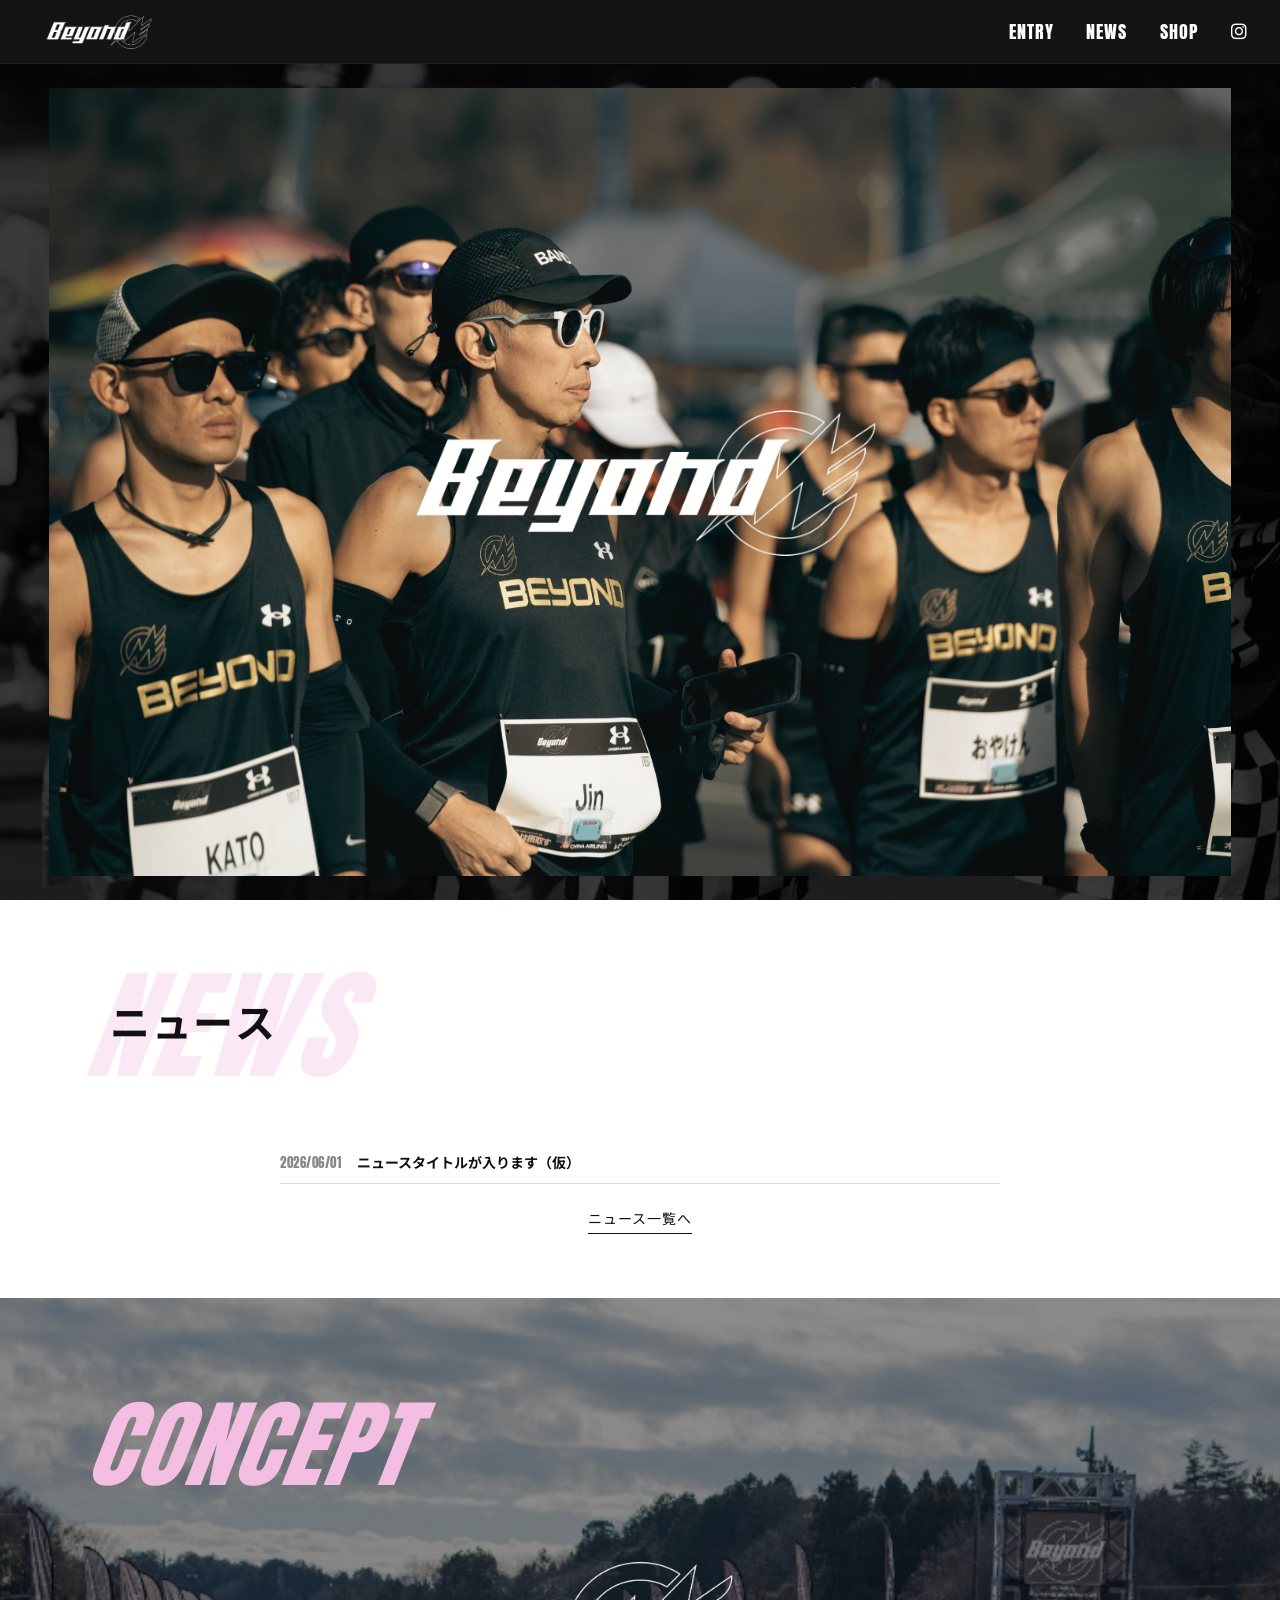
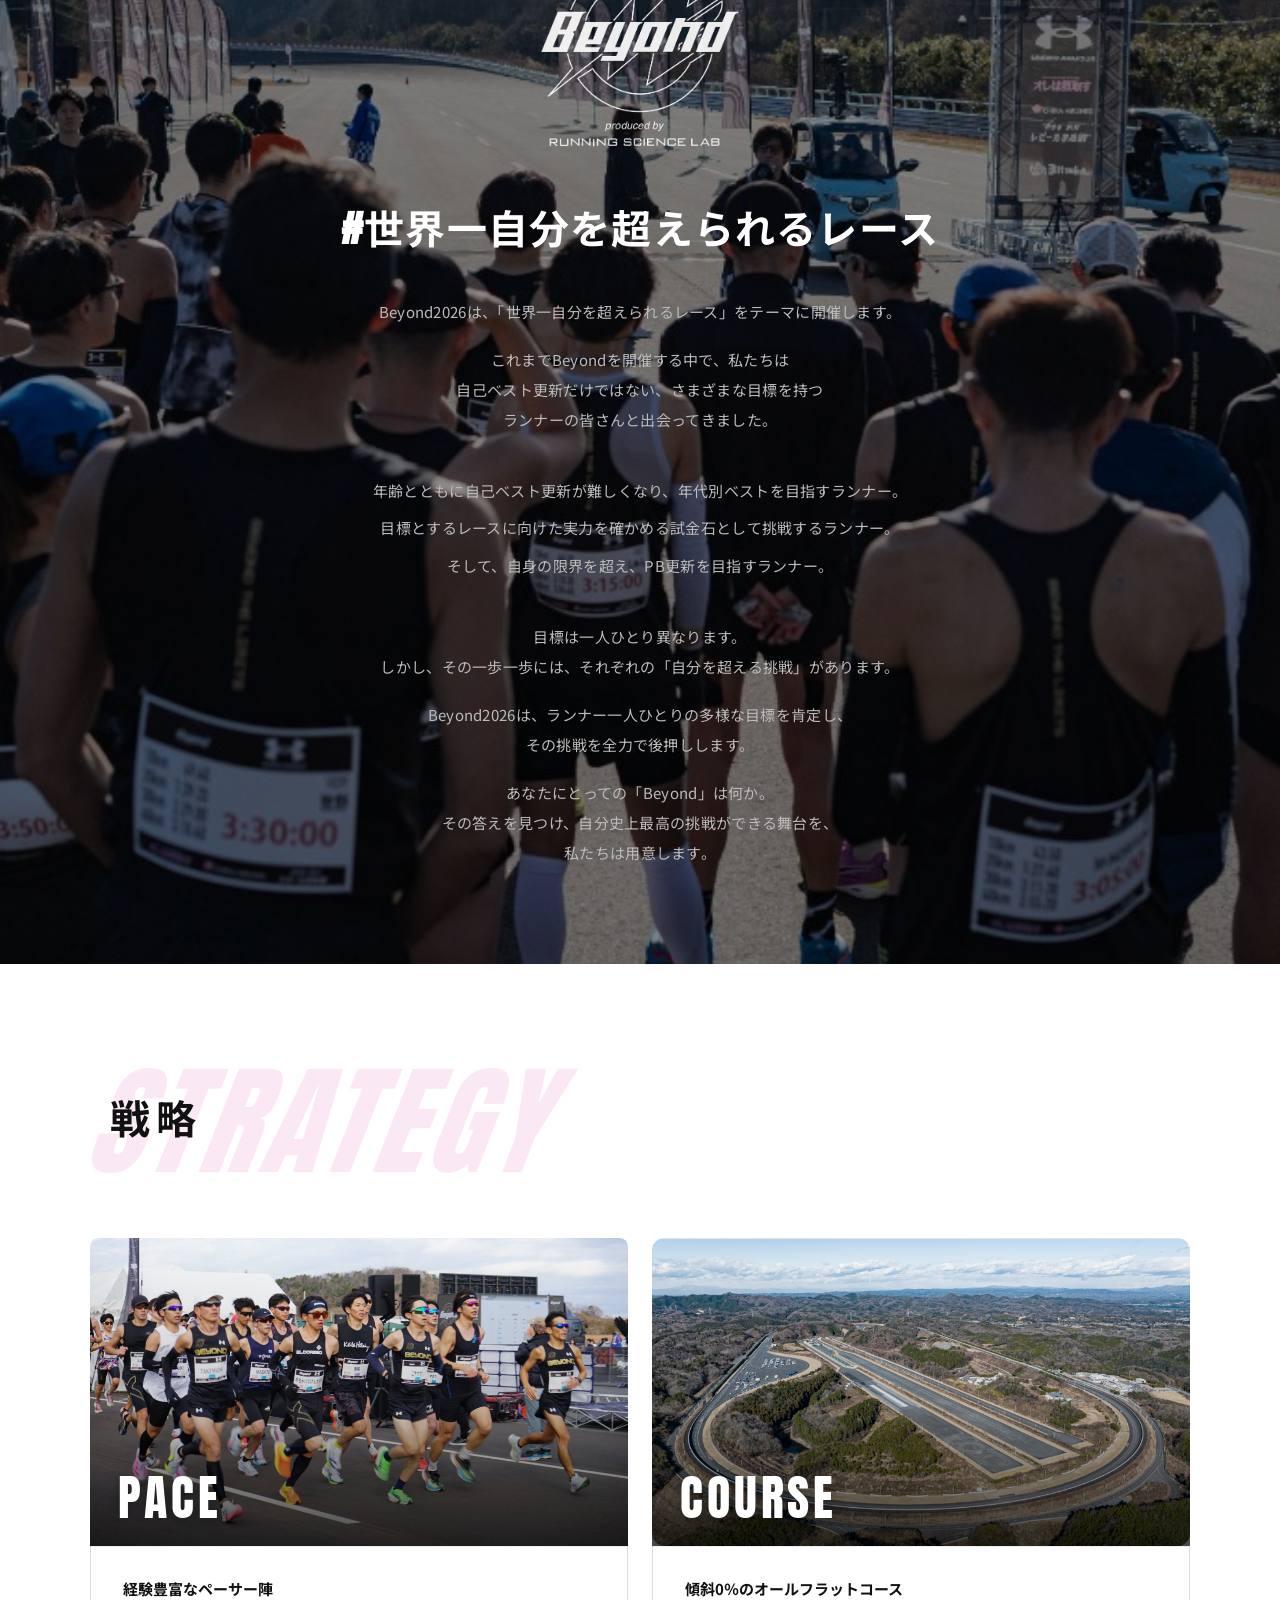
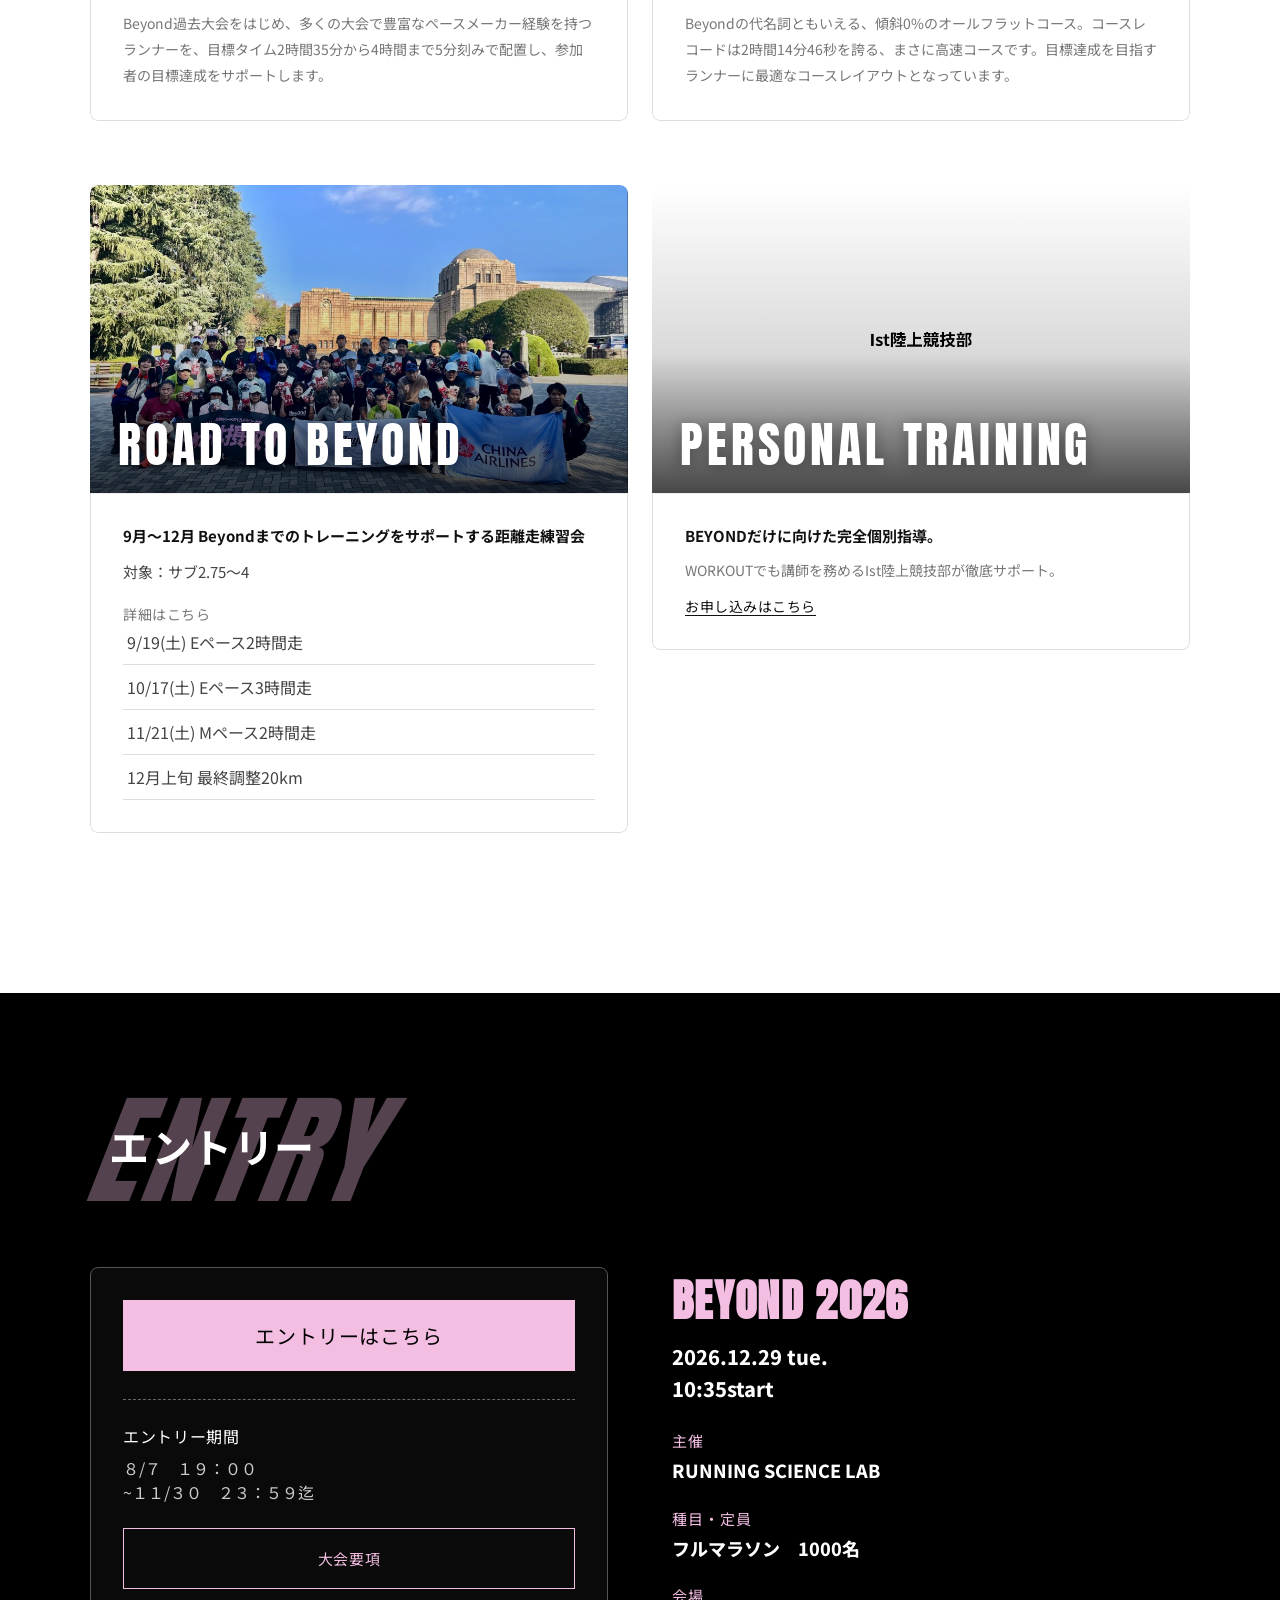
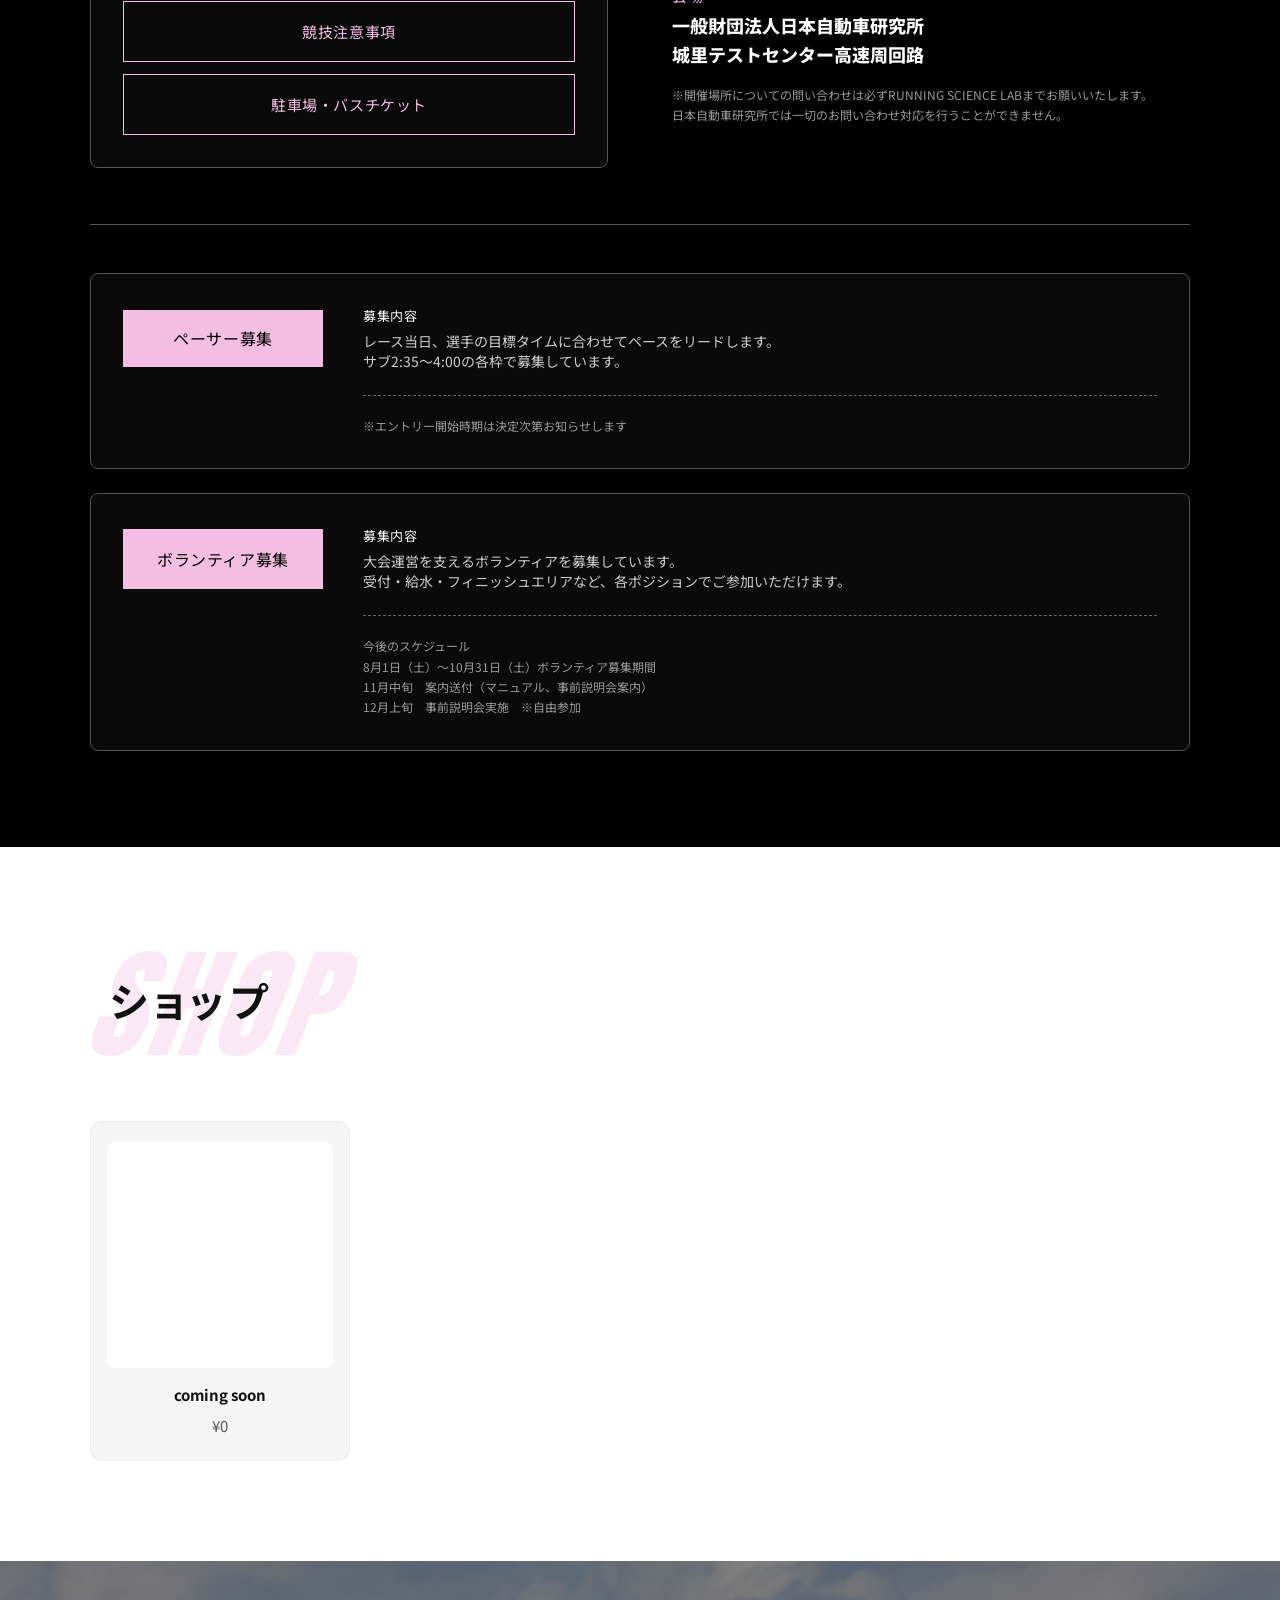
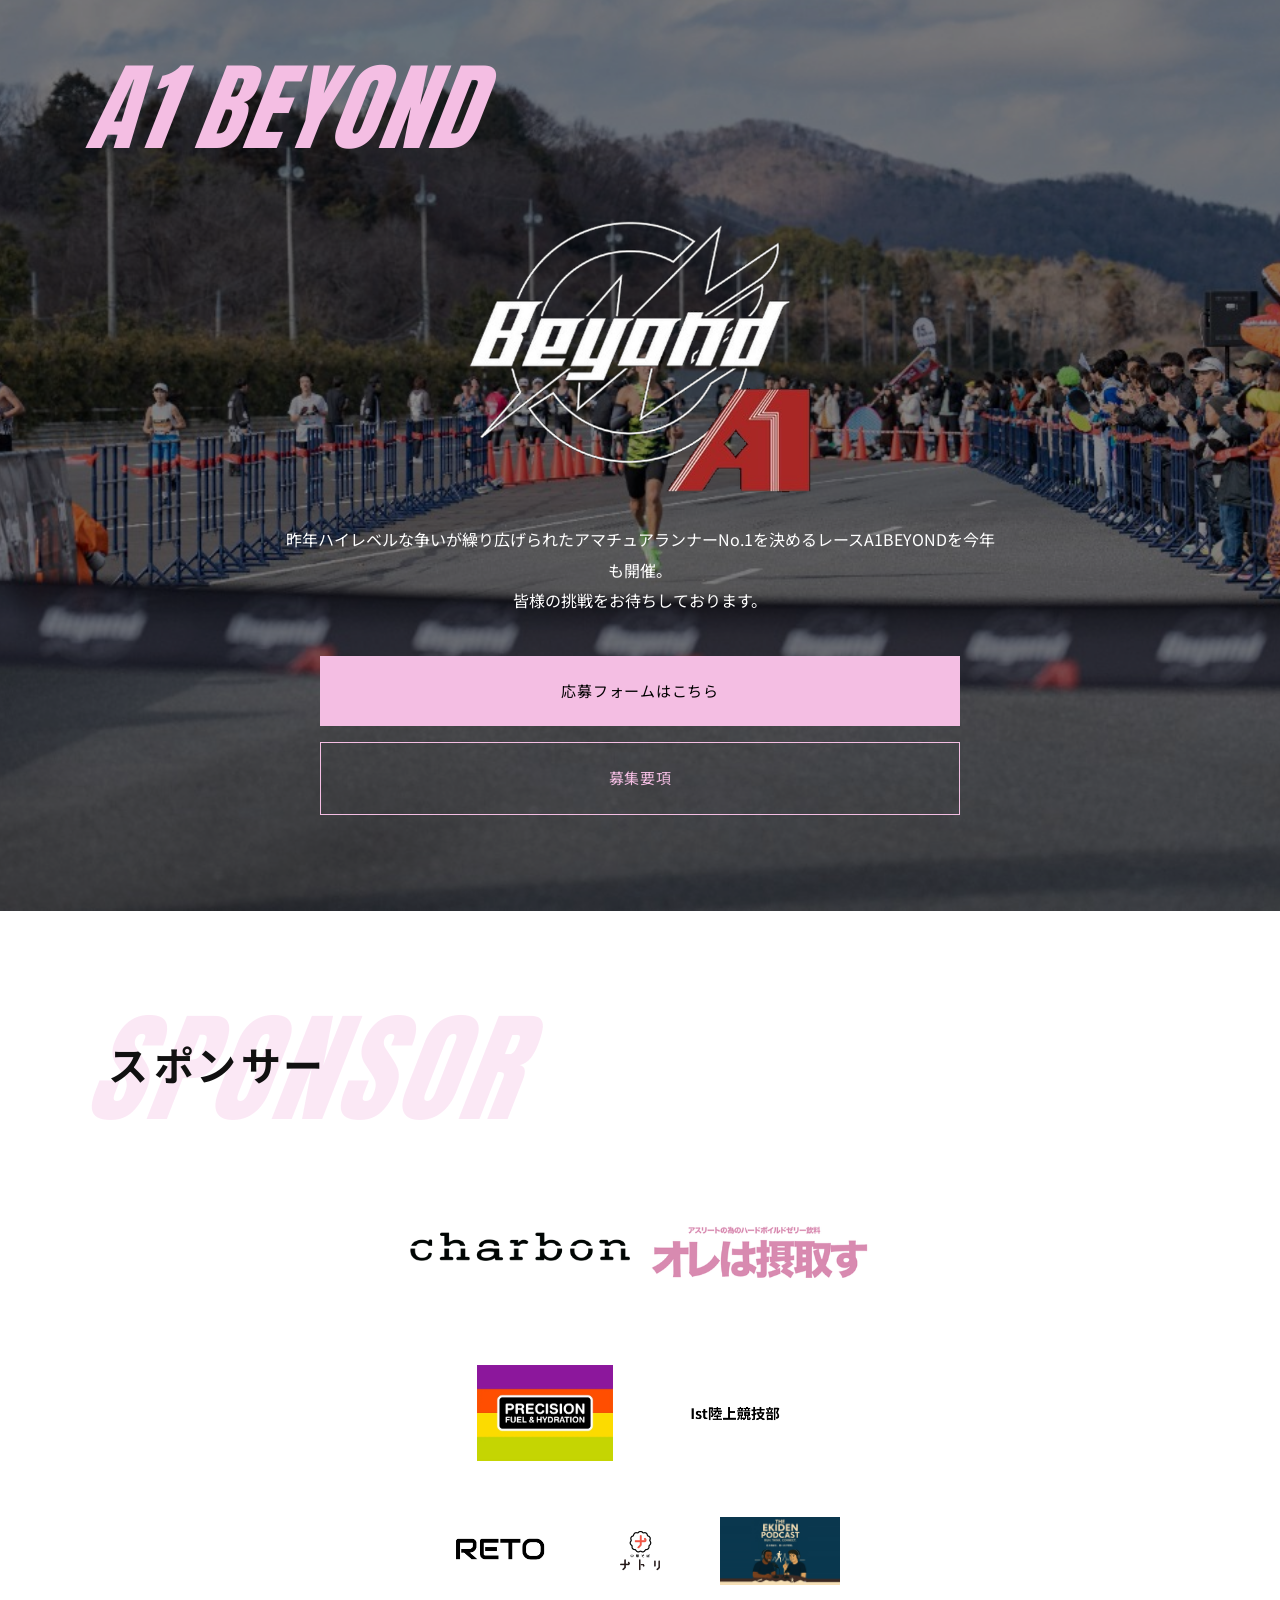
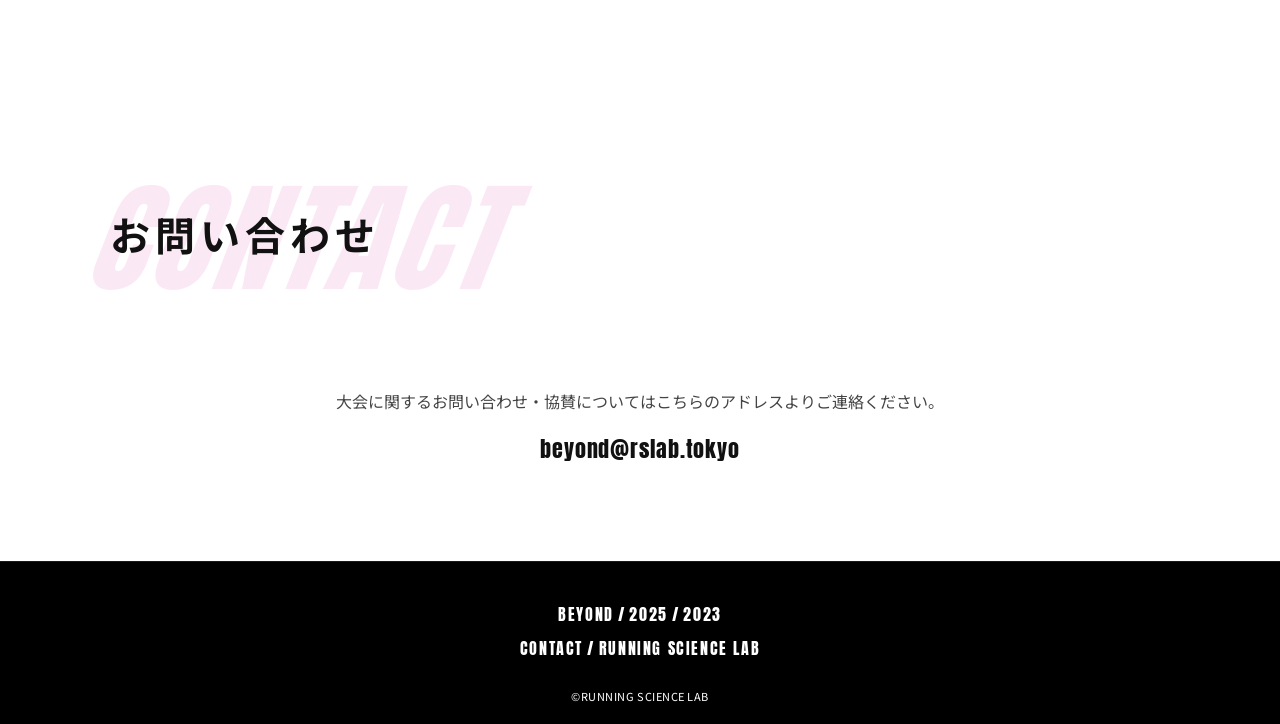
<file: index.html>
<!DOCTYPE html>
<html lang="ja">
<head>
<meta charset="UTF-8">
<meta name="viewport" content="width=device-width, initial-scale=1.0">
<title>BEYOND 2026</title>
<link rel="shortcut icon" href="images/favicon.ico">
<link rel="preconnect" href="https://fonts.googleapis.com">
<link rel="preconnect" href="https://fonts.gstatic.com" crossorigin>
<link href="https://fonts.googleapis.com/css2?family=Anton&family=Noto+Sans+JP:wght@400;500;700;900&display=swap" rel="stylesheet">
<link rel="stylesheet" href="https://cdnjs.cloudflare.com/ajax/libs/font-awesome/6.5.1/css/all.min.css">
<link rel="stylesheet" href="style.css">
</head>
<body>

<header class="header">
  <a href="#" class="header__logo"><img src="images/beyond-logo.png" alt="BEYOND"></a>
  <nav class="header__nav">
    <a href="https://moshicom.com/148834" target="_blank" rel="noopener">ENTRY</a>
    <a href="news.html">NEWS</a>
    <a href="#shop">SHOP</a>
    <a href="https://www.instagram.com/beyond_marathon/" class="header__icon" aria-label="Instagram" target="_blank" rel="noopener">
      <i class="fa-brands fa-instagram"></i>
    </a>
  </nav>
</header>

<section class="hero">
  <div class="hero__visual hero__visual--photo">
    <div class="hero__slide is-active" style="background-image: url('images/hero-visual-01.jpg');"></div>
    <div class="hero__slide" style="background-image: url('images/hero-visual-02.jpg');"></div>
    <div class="hero__slide" style="background-image: url('images/hero-visual-03.jpg');"></div>
    <div class="hero__slide" style="background-image: url('images/hero-visual-04.jpg');"></div>
    <div class="hero__slide" style="background-image: url('images/hero-visual-05.jpg');"></div>
    <div class="hero__slide" style="background-image: url('images/hero-visual-06.jpg');"></div>
    <div class="hero__slide" style="background-image: url('images/hero-visual-07.jpg');"></div>
    <div class="hero__overlay">
      <h1 class="hero__logo">
        <img src="images/beyond-logo.png" alt="BEYOND">
      </h1>
    </div>
  </div>
</section>

<section id="news" class="news section section--white">
  <div class="fade-in">
  <h2 class="section__title">
    <span class="section__title-en" aria-hidden="true">NEWS</span>
    <span class="section__title-ja">ニュース</span>
  </h2>
  <!-- WP:NEWS-LATEST — 最新4件を WP 投稿から動的取得。テンプレート元: site/news.html -->
  <ul class="news__list">
    <li class="news__item">
      <span class="news__date">2026/06/01</span>
      <a href="#" class="news__headline">ニュースタイトルが入ります（仮）</a>
    </li>
    <li class="news__item news__item--placeholder">
      <span class="news__date">2026/XX/XX</span>
      <span class="news__headline">ニュースタイトルが入ります（仮）</span>
    </li>
    <li class="news__item news__item--placeholder">
      <span class="news__date">2026/XX/XX</span>
      <span class="news__headline">ニュースタイトルが入ります（仮）</span>
    </li>
    <li class="news__item news__item--placeholder">
      <span class="news__date">2026/XX/XX</span>
      <span class="news__headline">ニュースタイトルが入ります（仮）</span>
    </li>
  </ul>
  <!-- WP:NEWS-ARCHIVE-LINK — WP 連携後は NEWS 一覧ページ URL に差し替え -->
  <a href="news.html" class="news__more">ニュース一覧へ</a>
  </div>
</section>

<section id="concept" class="concept section section--black">
  <div class="fade-in">
  <h2 class="section__title">
    <span class="section__title-en section__title-en--compact" aria-hidden="true">CONCEPT</span>
  </h2>
  <div class="concept__logo"><img src="images/beyond-logo-full.png" alt="BEYOND produced by RUNNING SCIENCE LAB"></div>
  <h2 class="concept__heading">#世界一自分を超えられるレース</h2>
  <div class="concept__repeat">
    <p class="concept__repeat-lead">Beyond2026は、「世界一自分を超えられるレース」をテーマに開催します。</p>

    <p>これまでBeyondを開催する中で、私たちは<br class="concept__br">自己ベスト更新だけではない、さまざまな目標を持つ<br class="concept__br">ランナーの皆さんと出会ってきました。</p>

    <div class="concept__repeat-types">
      <p>年齢とともに自己ベスト更新が難しくなり、年代別ベストを目指すランナー。</p>
      <p>目標とするレースに向けた実力を確かめる試金石として挑戦するランナー。</p>
      <p>そして、自身の限界を超え、PB更新を目指すランナー。</p>
    </div>

    <p>目標は一人ひとり異なります。<br class="concept__br">しかし、その一歩一歩には、それぞれの「自分を超える挑戦」があります。</p>

    <p>Beyond2026は、ランナー一人ひとりの多様な目標を肯定し、<br class="concept__br">その挑戦を全力で後押しします。</p>

    <p class="concept__repeat-close">あなたにとっての「Beyond」は何か。<br class="concept__br">その答えを見つけ、自分史上最高の挑戦ができる舞台を、<br class="concept__br">私たちは用意します。</p>
  </div>
  </div>
</section>

<section id="feature" class="feature section section--white">
  <div class="fade-in">
  <h2 class="section__title">
    <span class="section__title-en" aria-hidden="true">STRATEGY</span>
    <span class="section__title-ja">戦略</span>
  </h2>

  <div class="feature__split">
    <div class="feature__col">
      <div class="feature__col-head">
        <div class="feature__col-photo"><img src="images/feature-pace.png" alt="BEYONDのペースメーカー"></div>
        <h3 class="feature__col-title">PACE</h3>
      </div>
      <div class="feature__col-body">
        <p>経験豊富なペーサー陣</p>
        <p>Beyond過去大会をはじめ、多くの大会で豊富なペースメーカー経験を持つランナーを、目標タイム2時間35分から4時間まで5分刻みで配置し、参加者の目標達成をサポートします。</p>
      </div>
    </div>
    <div class="feature__col">
      <div class="feature__col-head">
        <div class="feature__col-photo"><img src="images/feature-course.png" alt="BEYONDのフラットコース"></div>
        <h3 class="feature__col-title">COURSE</h3>
      </div>
      <div class="feature__col-body">
        <p>傾斜0％のオールフラットコース</p>
        <p>Beyondの代名詞ともいえる、傾斜0%のオールフラットコース。コースレコードは2時間14分46秒を誇る、まさに高速コースです。目標達成を目指すランナーに最適なコースレイアウトとなっています。</p>
      </div>
    </div>
  </div>

  <div class="feature__split feature__split--support">
    <div class="feature__col feature__col--road">
      <div class="feature__col-head">
        <div class="feature__col-photo"><img src="images/feature-road-to-beyond.jpg" alt="ROAD TO BEYOND 練習会"></div>
        <h3 class="feature__col-title">ROAD TO BEYOND</h3>
      </div>
      <div class="feature__col-body">
        <p>9月〜12月 Beyondまでのトレーニングをサポートする距離走練習会</p>
        <p class="feature__col-body-sub">対象：サブ2.75〜4</p>
        <p class="feature__schedule-more">詳細はこちら</p>
        <ul class="feature__schedule">
          <li><a href="https://moshicom.com/144049" target="_blank" rel="noopener">9/19(土) Eペース2時間走</a></li>
          <li><a href="https://moshicom.com/149837" target="_blank" rel="noopener">10/17(土) Eペース3時間走</a></li>
          <li><a href="https://moshicom.com/149838" target="_blank" rel="noopener">11/21(土) Mペース2時間走</a></li>
          <li>12月上旬 最終調整20km</li>
        </ul>
      </div>
    </div>
    <div class="feature__col feature__col--coach">
      <div class="feature__col-head">
        <div class="feature__col-photo feature__col-photo--logo">
          <img src="images/ist-track-club-logo.png" alt="Ist陸上競技部">
        </div>
        <h3 class="feature__col-title">PERSONAL TRAINING</h3>
      </div>
      <div class="feature__col-body">
        <p>BEYONDだけに向けた完全個別指導。</p>
        <p>WORKOUTでも講師を務めるIst陸上競技部が徹底サポート。</p>
        <a href="#" class="feature__col-cta">お申し込みはこちら</a>
      </div>
    </div>
  </div>
  </div>
</section>

<section id="entry" class="entry section section--black">
  <div class="fade-in">
  <h2 class="section__title">
    <span class="section__title-en" aria-hidden="true">ENTRY</span>
    <span class="section__title-ja">エントリー</span>
  </h2>

  <div class="entry__top">
    <div class="entry__left entry__left--ticket">
      <a href="https://moshicom.com/148834" class="entry__cta" target="_blank" rel="noopener">エントリーはこちら</a>
      <p class="entry__period-label">エントリー期間</p>
      <p class="entry__period">８/７　１９：００<br>~１１/３０　２３：５９迄</p>
      <div class="entry__left-buttons">
        <a href="race-info.html" class="entry__btn">大会要項</a>
        <a href="guidelines.html" class="entry__btn">競技注意事項</a>
        <a href="https://moshicom.com/h/3tfqjftrzag4sgkc0g8" class="entry__btn" target="_blank" rel="noopener">駐車場・バスチケット</a>
      </div>
    </div>
    <div class="entry__right">
      <h3 class="entry__event-name">BEYOND 2026</h3>
      <p class="entry__event-date">2026.12.29 tue.<br>10:35start</p>

      <p class="entry__label">主催</p>
      <p class="entry__value">RUNNING SCIENCE LAB</p>

      <p class="entry__label">種目・定員</p>
      <p class="entry__value">フルマラソン　1000名</p>

      <p class="entry__label">会場</p>
      <p class="entry__value">一般財団法人日本自動車研究所<br>城里テストセンター高速周回路</p>
      <p class="entry__note">※開催場所についての問い合わせは必ずRUNNING SCIENCE LABまでお願いいたします。<br>日本自動車研究所では一切のお問い合わせ対応を行うことができません。</p>
    </div>
  </div>

  <hr class="entry__divider">

  <div class="entry__extras">
    <div class="entry__left entry__left--ticket entry__left--wide">
      <a href="https://forms.gle/dUVgaDC6cu7JUNYc6" class="entry__cta entry__cta--stacked" target="_blank" rel="noopener">
        <span class="entry__cta-title">ペーサー募集</span>
      </a>
      <p class="entry__period-label">募集内容</p>
      <p class="entry__period">レース当日、選手の目標タイムに合わせてペースをリードします。<br>サブ2:35〜4:00の各枠で募集しています。</p>
      <p class="entry__note">※エントリー開始時期は決定次第お知らせします</p>
    </div>
    <div class="entry__left entry__left--ticket entry__left--wide">
      <a href="https://forms.gle/y62hcPFHfuzGdXcu8" class="entry__cta" target="_blank" rel="noopener">ボランティア募集</a>
      <p class="entry__period-label">募集内容</p>
      <p class="entry__period">大会運営を支えるボランティアを募集しています。<br>受付・給水・フィニッシュエリアなど、各ポジションでご参加いただけます。</p>
      <p class="entry__note">今後のスケジュール<br>8月1日（土）〜10月31日（土）ボランティア募集期間<br>11月中旬　案内送付（マニュアル、事前説明会案内）<br>12月上旬　事前説明会実施　※自由参加</p>
    </div>
  </div>
  </div>
</section>

<section id="shop" class="shop section section--white">
  <div class="fade-in">
  <h2 class="section__title">
    <span class="section__title-en" aria-hidden="true">SHOP</span>
    <span class="section__title-ja">ショップ</span>
  </h2>
  <div class="shop__carousel">
    <button type="button" class="shop__arrow shop__arrow--prev" aria-label="前の商品">
      <span class="shop__arrow-icon" aria-hidden="true"></span>
    </button>
    <div class="shop__track">
      <div class="shop__viewport">
        <div class="shop__grid">
          <article class="shop__card">
            <div class="shop__card-photo"></div>
            <p class="shop__card-name">coming soon</p>
            <p class="shop__card-price">¥0</p>
          </article>
          <!-- 商品追加時: 下記をコピーして shop__grid 内に並べる
          <article class="shop__card">
            <div class="shop__card-photo"></div>
            <p class="shop__card-name">商品名</p>
            <p class="shop__card-price">¥0,000</p>
          </article>
          -->
        </div>
      </div>
    </div>
    <button type="button" class="shop__arrow shop__arrow--next" aria-label="次の商品">
      <span class="shop__arrow-icon" aria-hidden="true"></span>
    </button>
  </div>
  </div>
</section>

<section id="a1beyond" class="a1beyond section section--black">
  <div class="fade-in">
  <h2 class="section__title">
    <span class="section__title-en section__title-en--compact">A1 BEYOND</span>
  </h2>
  <div class="a1beyond__logo"><img src="images/a1beyond-logo.png" alt="A1 BEYOND feat.FH"></div>
  <p class="a1beyond__text">昨年ハイレベルな争いが繰り広げられたアマチュアランナーNo.1を決めるレースA1BEYONDを今年も開催。<br>皆様の挑戦をお待ちしております。</p>
  <div class="a1beyond__form">
    <a href="https://forms.gle/Mr9T9uRJqxZLyVYz7" class="entry__cta" target="_blank" rel="noopener">応募フォームはこちら</a>
    <a href="a1beyond-info.html" class="entry__btn">募集要項</a>
  </div>
  </div>
</section>

<section id="sponsor" class="sponsor section section--white">
  <div class="fade-in">
  <h2 class="section__title">
    <span class="section__title-en" aria-hidden="true">SPONSOR</span>
    <span class="section__title-ja">スポンサー</span>
  </h2>

  <div class="sponsor__tier">
    <div class="sponsor__logos sponsor__logos--gold">
      <a href="https://charbon-running.com/" class="sponsor__logo-frame sponsor__logo-frame--real" target="_blank" rel="noopener noreferrer"><img src="images/sponsor-charbon.png" alt="charbon"></a>
      <a href="https://oresshu.com/" class="sponsor__logo-frame sponsor__logo-frame--real" target="_blank" rel="noopener noreferrer"><img src="images/sponsor-orewa-sesshu.png" alt="オレは摂取す"></a>
    </div>
  </div>

  <div class="sponsor__tier">
    <div class="sponsor__logos sponsor__logos--silver">
      <a href="https://pfandh.jp/" class="sponsor__logo-frame sponsor__logo-frame--real" target="_blank" rel="noopener noreferrer"><img src="images/sponsor-precision.png" alt="プレシジョン"></a>
      <div class="sponsor__logo-frame sponsor__logo-frame--real"><img src="images/ist-track-club-logo.png" alt="Ist陸上競技部"></div>
    </div>
  </div>

  <div class="sponsor__tier">
    <div class="sponsor__logos sponsor__logos--bronze">
      <a href="https://retorunning.com/" class="sponsor__logo-frame sponsor__logo-frame--real" target="_blank" rel="noopener noreferrer"><img src="images/sponsor-reto.png" alt="RETO"></a>
      <a href="https://www.instagram.com/chukasoba_natori/" class="sponsor__logo-frame sponsor__logo-frame--real" target="_blank" rel="noopener noreferrer"><img src="images/sponsor-natori.png" alt="中華そばナトリ"></a>
      <a href="https://theekiden.com/" class="sponsor__logo-frame sponsor__logo-frame--real" target="_blank" rel="noopener noreferrer"><img src="images/sponsor-ekiden-podcast.png" alt="THE EKIDEN PODCAST"></a>
    </div>
  </div>
  </div>
</section>

<section id="contact" class="contact section section--white">
  <div class="fade-in">
  <h2 class="section__title">
    <span class="section__title-en" aria-hidden="true">CONTACT</span>
    <span class="section__title-ja">お問い合わせ</span>
  </h2>
  <div class="contact__body">
  <p class="contact__text">大会に関するお問い合わせ・協賛についてはこちらのアドレスよりご連絡ください。</p>
  <p class="contact__email">beyond@rslab.tokyo</p>
  </div>
  </div>
</section>

<footer class="footer">
  <p class="footer__line">
    <a href="index.html" class="footer__link">BEYOND</a><span class="footer__sep" aria-hidden="true">/</span><a href="https://beyond2025rslab.com/top/" class="footer__link" target="_blank" rel="noopener">2025</a><span class="footer__sep" aria-hidden="true">/</span><a href="https://rslab.tokyo/beyond/" class="footer__link">2023</a>
  </p>
  <p class="footer__line footer__line--sub">
    <a href="https://rslab.tokyo/beyond-contact" class="footer__link" target="_blank" rel="noopener">CONTACT</a><span class="footer__sep" aria-hidden="true">/</span><a href="https://rslab.tokyo" class="footer__link" target="_blank" rel="noopener">RUNNING SCIENCE LAB</a>
  </p>
  <p class="footer__copyright">©RUNNING SCIENCE LAB</p>
</footer>

<script src="script.js"></script>
</body>
</html>
</file>
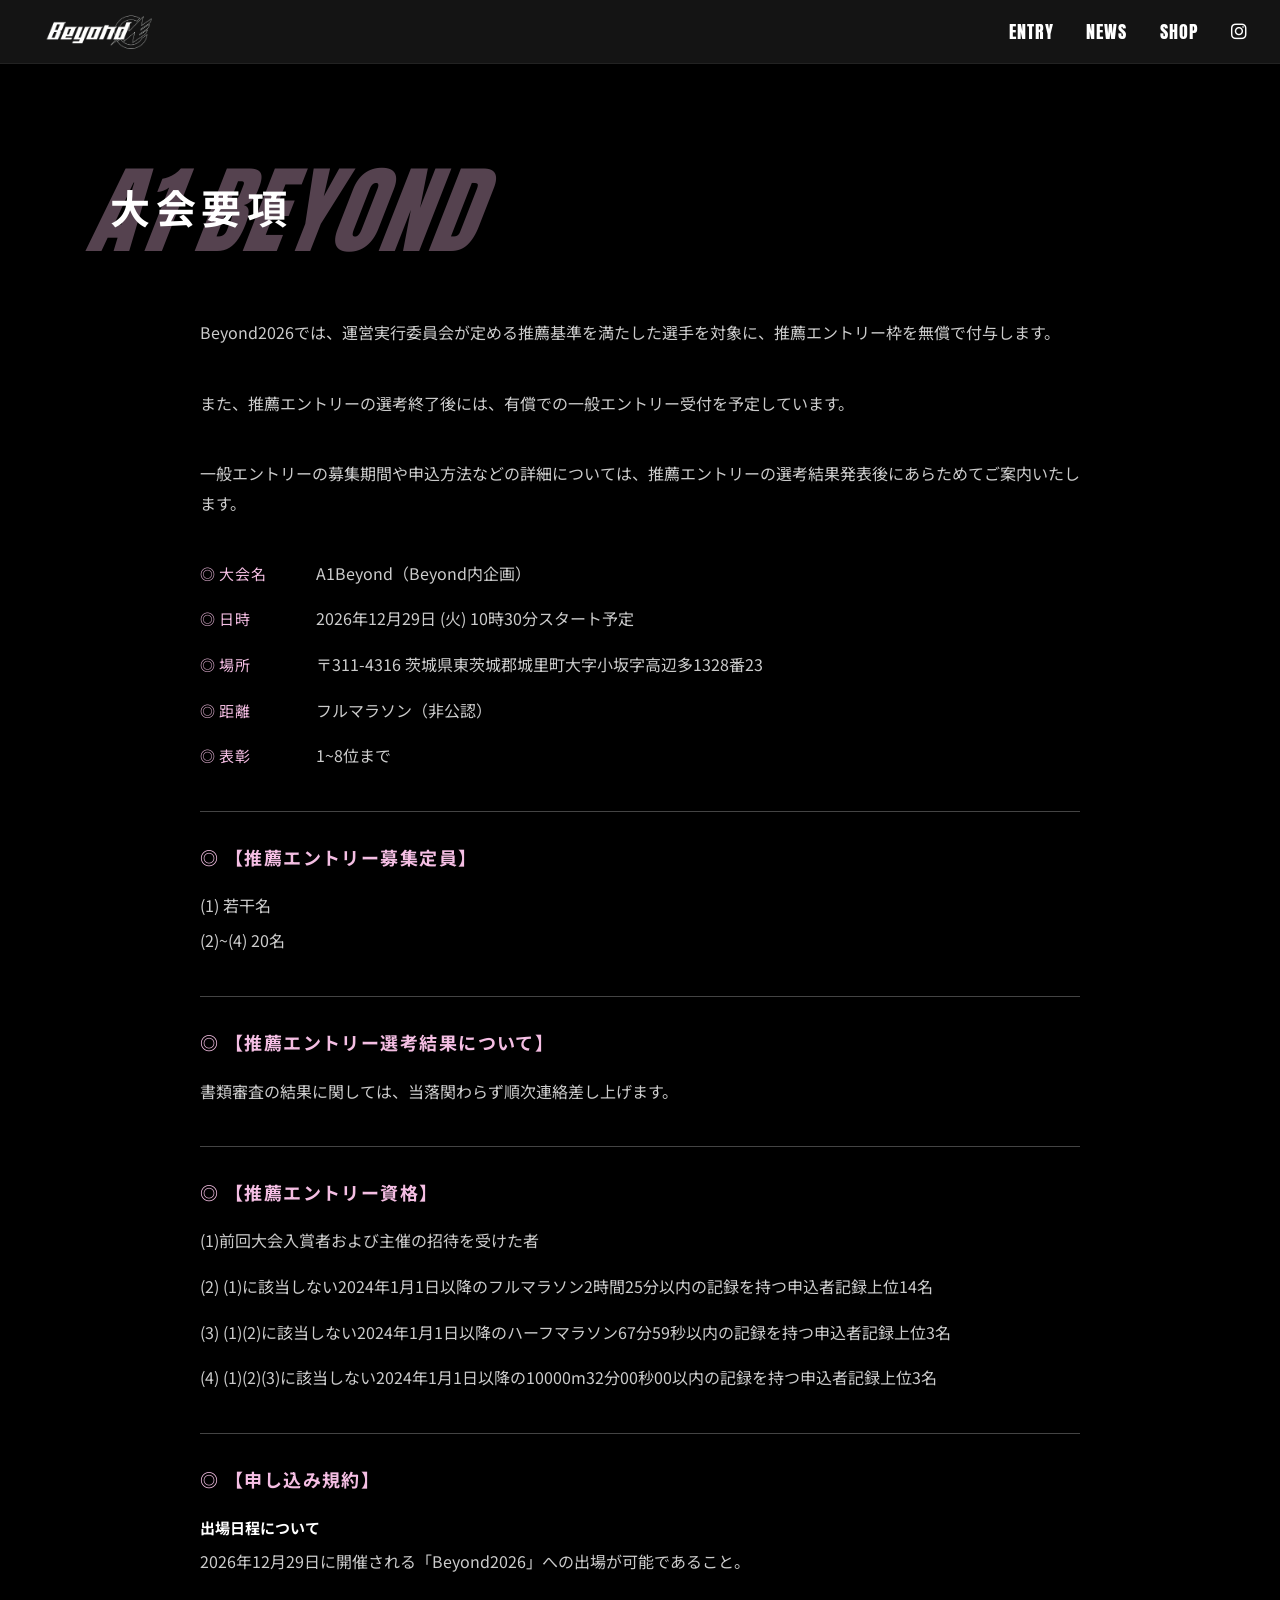
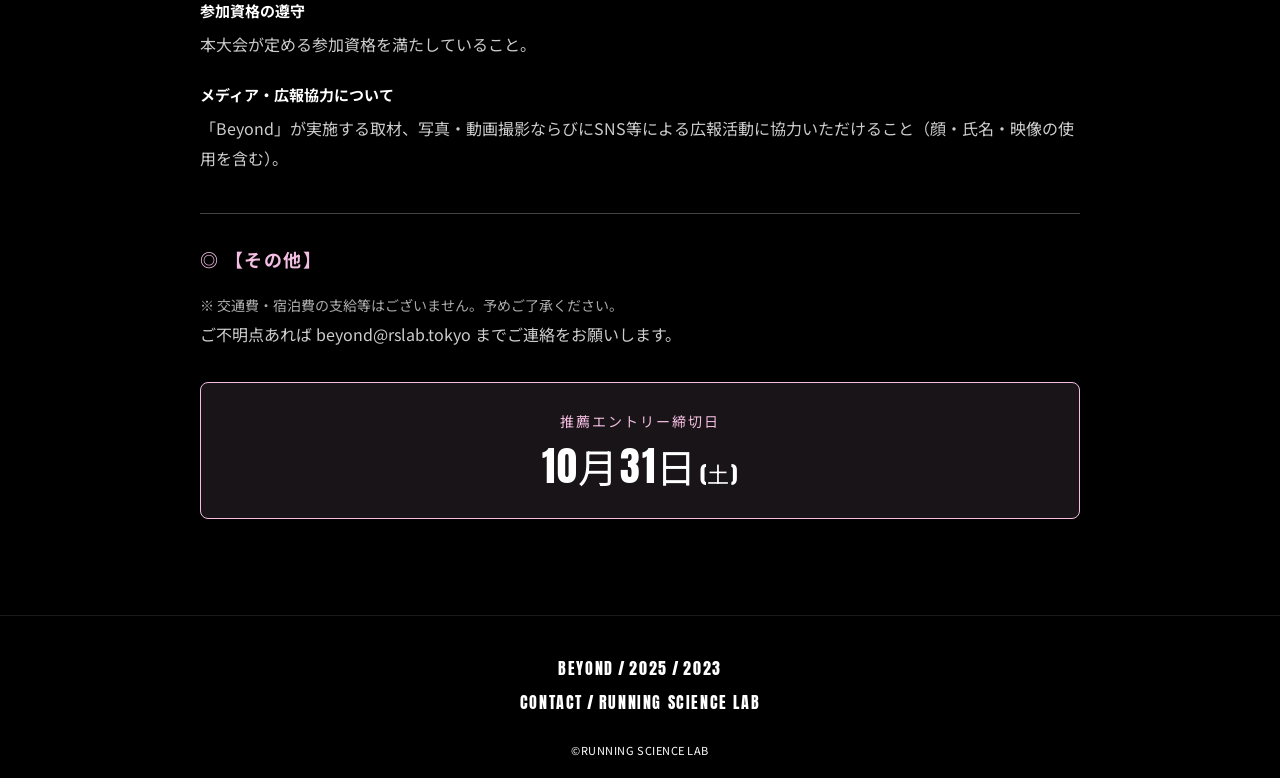
<file: a1beyond-info.html>
<!DOCTYPE html>
<html lang="ja">
<head>
<meta charset="UTF-8">
<meta name="viewport" content="width=device-width, initial-scale=1.0">
<title>A1 BEYOND Information | BEYOND 2026</title>
<link rel="shortcut icon" href="images/favicon.ico">
<link rel="preconnect" href="https://fonts.googleapis.com">
<link rel="preconnect" href="https://fonts.gstatic.com" crossorigin>
<link href="https://fonts.googleapis.com/css2?family=Anton&family=Noto+Sans+JP:wght@400;500;700;900&display=swap" rel="stylesheet">
<link rel="stylesheet" href="https://cdnjs.cloudflare.com/ajax/libs/font-awesome/6.5.1/css/all.min.css">
<link rel="stylesheet" href="style.css">
</head>
<body>

<header class="header">
  <a href="index.html" class="header__logo"><img src="images/beyond-logo.png" alt="BEYOND"></a>
  <nav class="header__nav">
    <a href="https://moshicom.com/148834" target="_blank" rel="noopener">ENTRY</a>
    <a href="news.html">NEWS</a>
    <a href="index.html#shop">SHOP</a>
    <a href="https://www.instagram.com/beyond_marathon/" class="header__icon" aria-label="Instagram" target="_blank" rel="noopener">
      <i class="fa-brands fa-instagram"></i>
    </a>
  </nav>
</header>

<section class="race-info race-info--a1beyond section section--black">
  <div class="fade-in">
  <h2 class="section__title">
    <span class="section__title-en section__title-en--compact" aria-hidden="true">A1 BEYOND</span>
    <span class="section__title-ja">大会要項</span>
  </h2>

  <div class="race-info__content">
    <p class="race-info__text">Beyond2026では、運営実行委員会が定める推薦基準を満たした選手を対象に、推薦エントリー枠を無償で付与します。</p>
    <p class="race-info__text">また、推薦エントリーの選考終了後には、有償での一般エントリー受付を予定しています。</p>
    <p class="race-info__text">一般エントリーの募集期間や申込方法などの詳細については、推薦エントリーの選考結果発表後にあらためてご案内いたします。</p>

    <dl class="race-info__list">
      <div class="race-info__item">
        <dt class="race-info__term">大会名</dt>
        <dd class="race-info__desc">A1Beyond（Beyond内企画）</dd>
      </div>
      <div class="race-info__item">
        <dt class="race-info__term">日時</dt>
        <dd class="race-info__desc">2026年12月29日 (火) 10時30分スタート予定</dd>
      </div>
      <div class="race-info__item">
        <dt class="race-info__term">場所</dt>
        <dd class="race-info__desc">〒311-4316 茨城県東茨城郡城里町大字小坂字高辺多1328番23</dd>
      </div>
      <div class="race-info__item">
        <dt class="race-info__term">距離</dt>
        <dd class="race-info__desc">フルマラソン（非公認）</dd>
      </div>
      <div class="race-info__item">
        <dt class="race-info__term">表彰</dt>
        <dd class="race-info__desc">1~8位まで</dd>
      </div>
    </dl>

    <section class="race-info__block">
      <h3 class="race-info__heading">【推薦エントリー募集定員】</h3>
      <ul class="race-info__sublist">
        <li>(1) 若干名</li>
        <li>(2)~(4) 20名</li>
      </ul>
    </section>

    <section class="race-info__block">
      <h3 class="race-info__heading">【推薦エントリー選考結果について】</h3>
      <p class="race-info__text">書類審査の結果に関しては、当落関わらず順次連絡差し上げます。</p>
    </section>

    <section class="race-info__block">
      <h3 class="race-info__heading">【推薦エントリー資格】</h3>
      <ul class="race-info__sublist race-info__sublist--spaced">
        <li>(1)前回大会入賞者および主催の招待を受けた者</li>
        <li>(2) (1)に該当しない2024年1月1日以降のフルマラソン2時間25分以内の記録を持つ申込者記録上位14名</li>
        <li>(3) (1)(2)に該当しない2024年1月1日以降のハーフマラソン67分59秒以内の記録を持つ申込者記録上位3名</li>
        <li>(4) (1)(2)(3)に該当しない2024年1月1日以降の10000m32分00秒00以内の記録を持つ申込者記録上位3名</li>
      </ul>
    </section>

    <section class="race-info__block">
      <h3 class="race-info__heading">【申し込み規約】</h3>
      <h4 class="race-info__subheading">出場日程について</h4>
      <p class="race-info__text">2026年12月29日に開催される「Beyond2026」への出場が可能であること。</p>
      <h4 class="race-info__subheading">参加資格の遵守</h4>
      <p class="race-info__text">本大会が定める参加資格を満たしていること。</p>
      <h4 class="race-info__subheading">メディア・広報協力について</h4>
      <p class="race-info__text">「Beyond」が実施する取材、写真・動画撮影ならびにSNS等による広報活動に協力いただけること（顔・氏名・映像の使用を含む）。</p>
    </section>

    <section class="race-info__block">
      <h3 class="race-info__heading">【その他】</h3>
      <ul class="race-info__notes">
        <li>交通費・宿泊費の支給等はございません。予めご了承ください。</li>
      </ul>
      <p class="race-info__text">ご不明点あれば <a href="mailto:beyond@rslab.tokyo">beyond@rslab.tokyo</a> までご連絡をお願いします。</p>
      <div class="race-info__entry-deadline">
        <p class="race-info__entry-deadline-label">推薦エントリー締切日</p>
        <p class="race-info__entry-deadline-date">10月31日<small>(土)</small></p>
      </div>
    </section>
  </div>
  </div>
</section>

<footer class="footer">
  <p class="footer__line">
    <a href="index.html" class="footer__link">BEYOND</a><span class="footer__sep" aria-hidden="true">/</span><a href="https://beyond2025rslab.com/top/" class="footer__link" target="_blank" rel="noopener">2025</a><span class="footer__sep" aria-hidden="true">/</span><a href="https://rslab.tokyo/beyond/2023/" class="footer__link">2023</a>
  </p>
  <p class="footer__line footer__line--sub">
    <a href="https://rslab.tokyo/beyond-contact" class="footer__link" target="_blank" rel="noopener">CONTACT</a><span class="footer__sep" aria-hidden="true">/</span><a href="https://rslab.tokyo" class="footer__link" target="_blank" rel="noopener">RUNNING SCIENCE LAB</a>
  </p>
  <p class="footer__copyright">©RUNNING SCIENCE LAB</p>
</footer>

<script src="script.js"></script>
</body>
</html>
</file>
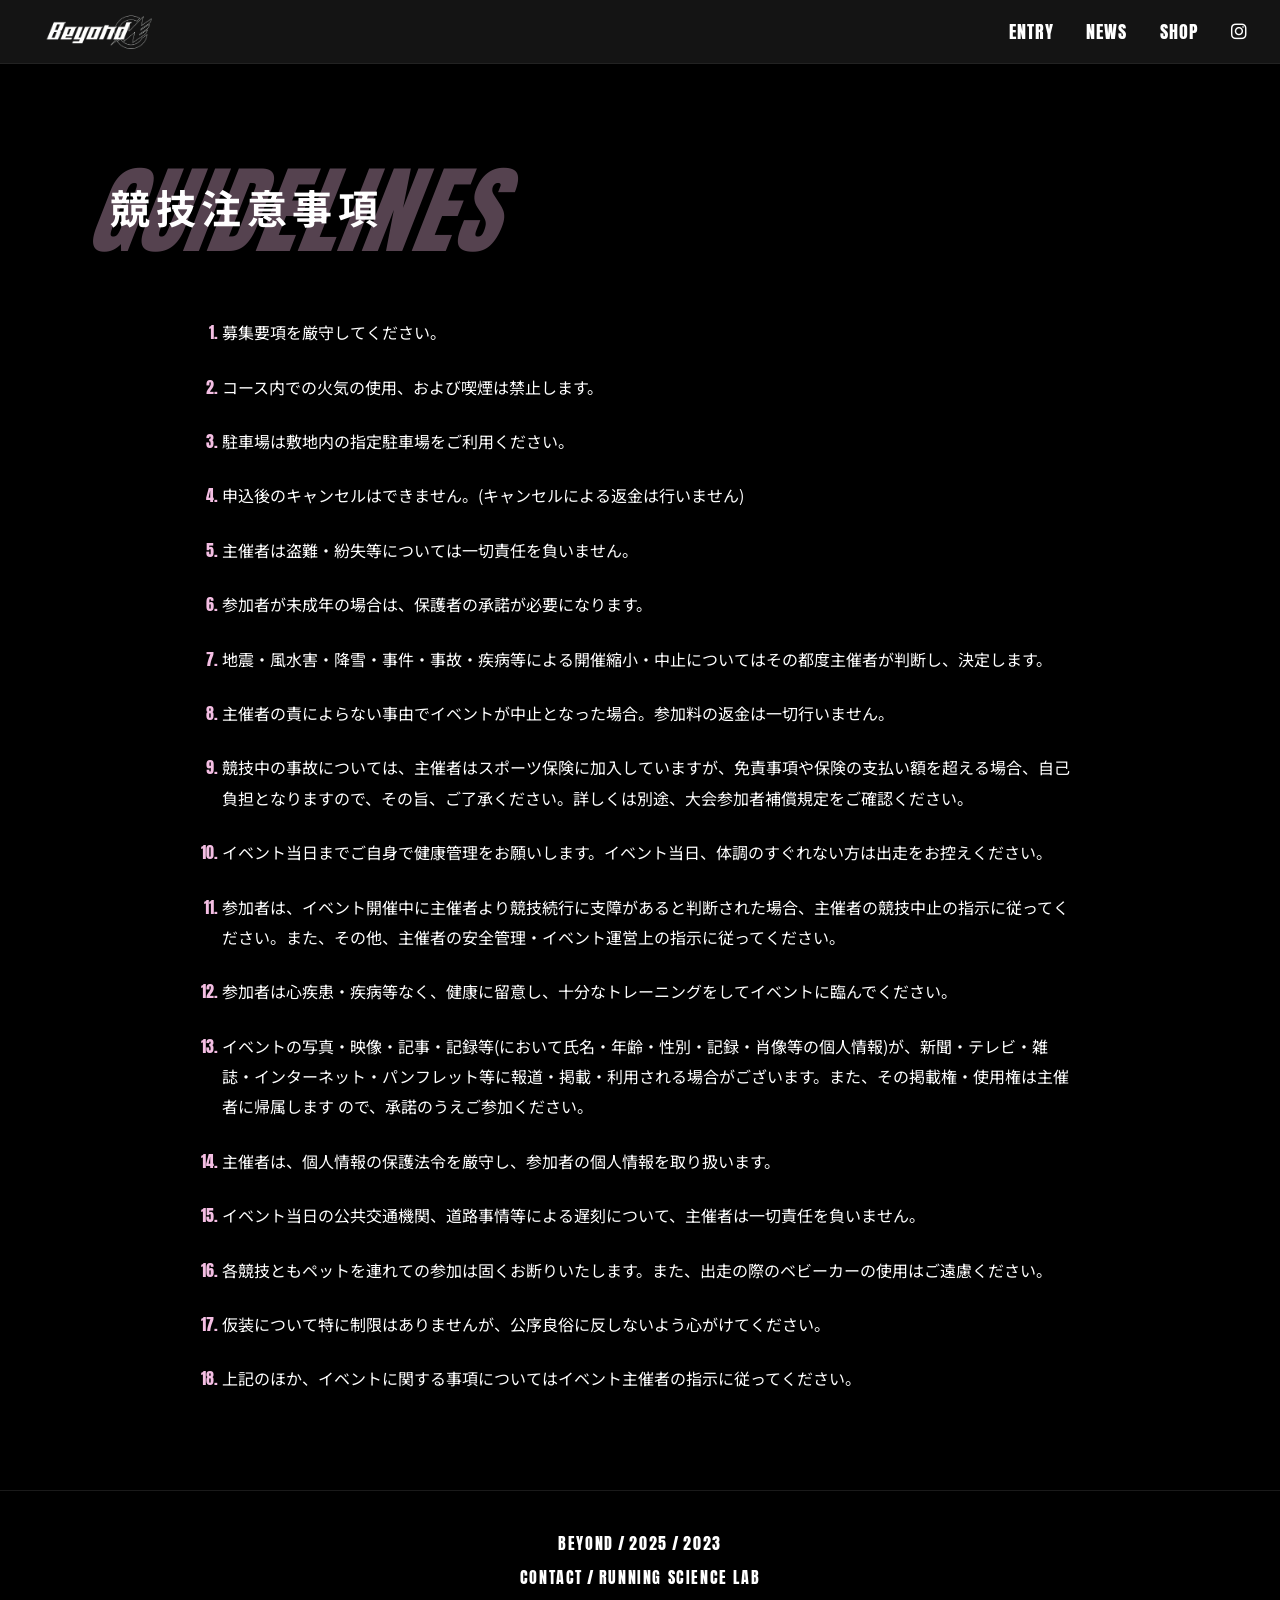
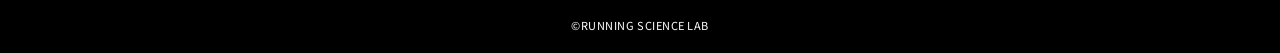
<file: guidelines.html>
<!DOCTYPE html>
<html lang="ja">
<head>
<meta charset="UTF-8">
<meta name="viewport" content="width=device-width, initial-scale=1.0">
<title>Guidelines | BEYOND 2026</title>
<link rel="shortcut icon" href="images/favicon.ico">
<link rel="preconnect" href="https://fonts.googleapis.com">
<link rel="preconnect" href="https://fonts.gstatic.com" crossorigin>
<link href="https://fonts.googleapis.com/css2?family=Anton&family=Noto+Sans+JP:wght@400;500;700;900&display=swap" rel="stylesheet">
<link rel="stylesheet" href="https://cdnjs.cloudflare.com/ajax/libs/font-awesome/6.5.1/css/all.min.css">
<link rel="stylesheet" href="style.css">
</head>
<body>

<header class="header">
  <a href="index.html" class="header__logo"><img src="images/beyond-logo.png" alt="BEYOND"></a>
  <nav class="header__nav">
    <a href="https://moshicom.com/148834" target="_blank" rel="noopener">ENTRY</a>
    <a href="news.html">NEWS</a>
    <a href="index.html#shop">SHOP</a>
    <a href="https://www.instagram.com/beyond_marathon/" class="header__icon" aria-label="Instagram" target="_blank" rel="noopener">
      <i class="fa-brands fa-instagram"></i>
    </a>
  </nav>
</header>

<section class="guidelines section section--black">
  <div class="fade-in">
  <h2 class="section__title">
    <span class="section__title-en section__title-en--compact" aria-hidden="true">GUIDELINES</span>
    <span class="section__title-ja">競技注意事項</span>
  </h2>
  <ol class="guidelines__list">
    <li>募集要項を厳守してください。</li>
    <li>コース内での火気の使用、および喫煙は禁止します。</li>
    <li>駐車場は敷地内の指定駐車場をご利用ください。</li>
    <li>申込後のキャンセルはできません。(キャンセルによる返金は行いません)</li>
    <li>主催者は盗難・紛失等については一切責任を負いません。</li>
    <li>参加者が未成年の場合は、保護者の承諾が必要になります。</li>
    <li>地震・風水害・降雪・事件・事故・疾病等による開催縮小・中止についてはその都度主催者が判断し、決定します。</li>
    <li>主催者の責によらない事由でイベントが中止となった場合。参加料の返金は一切行いません。</li>
    <li>競技中の事故については、主催者はスポーツ保険に加入していますが、免責事項や保険の支払い額を超える場合、自己負担となりますので、その旨、ご了承ください。詳しくは別途、大会参加者補償規定をご確認ください。</li>
    <li>イベント当日までご自身で健康管理をお願いします。イベント当日、体調のすぐれない方は出走をお控えください。</li>
    <li>参加者は、イベント開催中に主催者より競技続行に支障があると判断された場合、主催者の競技中止の指示に従ってください。また、その他、主催者の安全管理・イベント運営上の指示に従ってください。</li>
    <li>参加者は心疾患・疾病等なく、健康に留意し、十分なトレーニングをしてイベントに臨んでください。</li>
    <li>イベントの写真・映像・記事・記録等(において氏名・年齢・性別・記録・肖像等の個人情報)が、新聞・テレビ・雑誌・インターネット・パンフレット等に報道・掲載・利用される場合がございます。また、その掲載権・使用権は主催者に帰属します ので、承諾のうえご参加ください。</li>
    <li>主催者は、個人情報の保護法令を厳守し、参加者の個人情報を取り扱います。</li>
    <li>イベント当日の公共交通機関、道路事情等による遅刻について、主催者は一切責任を負いません。</li>
    <li>各競技ともペットを連れての参加は固くお断りいたします。また、出走の際のベビーカーの使用はご遠慮ください。</li>
    <li>仮装について特に制限はありませんが、公序良俗に反しないよう心がけてください。</li>
    <li>上記のほか、イベントに関する事項についてはイベント主催者の指示に従ってください。</li>
  </ol>
  </div>
</section>

<footer class="footer">
  <p class="footer__line">
    <a href="index.html" class="footer__link">BEYOND</a><span class="footer__sep" aria-hidden="true">/</span><a href="https://beyond2025rslab.com/top/" class="footer__link" target="_blank" rel="noopener">2025</a><span class="footer__sep" aria-hidden="true">/</span><a href="https://rslab.tokyo/beyond/2023/" class="footer__link">2023</a>
  </p>
  <p class="footer__line footer__line--sub">
    <a href="https://rslab.tokyo/beyond-contact" class="footer__link" target="_blank" rel="noopener">CONTACT</a><span class="footer__sep" aria-hidden="true">/</span><a href="https://rslab.tokyo" class="footer__link" target="_blank" rel="noopener">RUNNING SCIENCE LAB</a>
  </p>
  <p class="footer__copyright">©RUNNING SCIENCE LAB</p>
</footer>

<script src="script.js"></script>
</body>
</html>
</file>
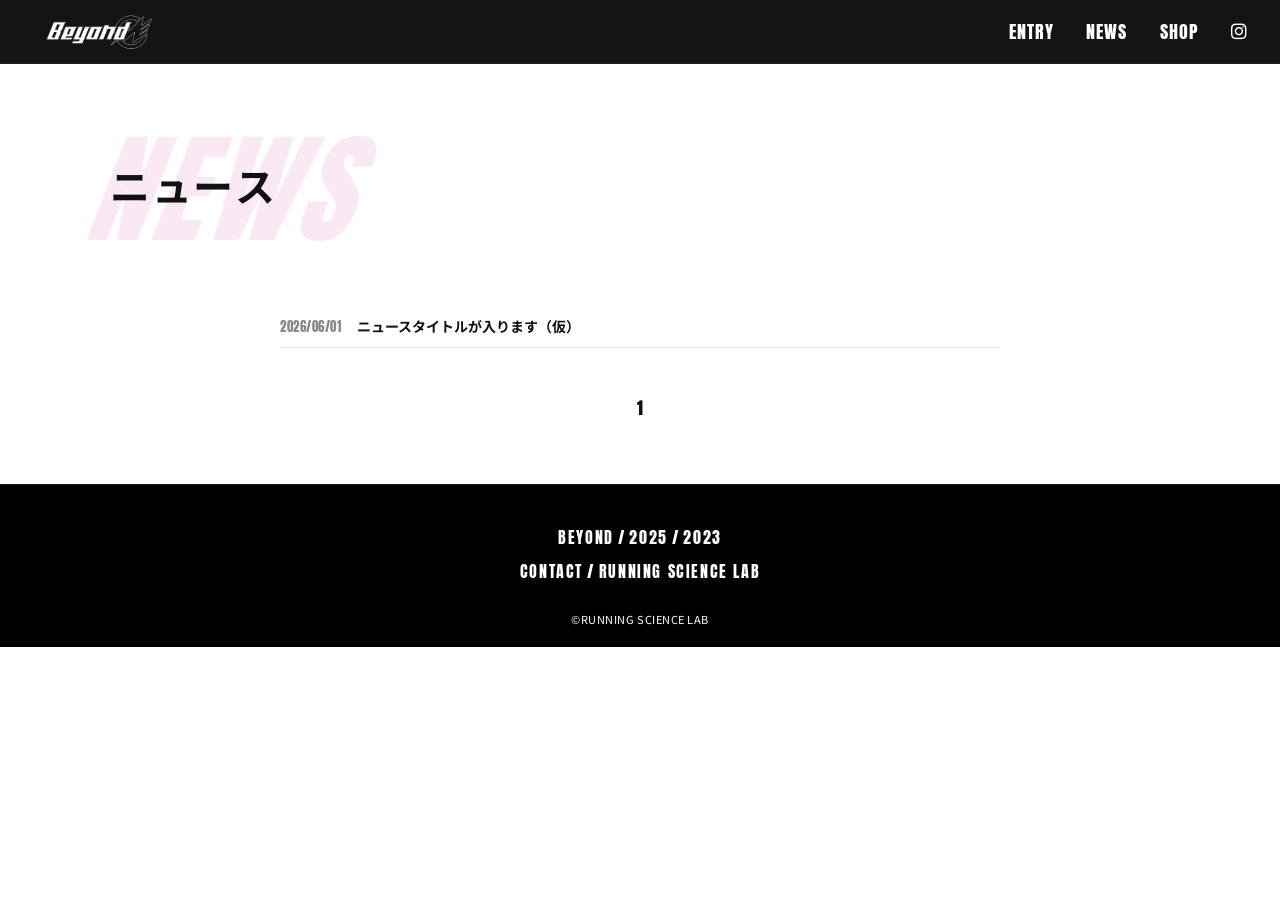
<file: news.html>
<!DOCTYPE html>
<html lang="ja">
<head>
<meta charset="UTF-8">
<meta name="viewport" content="width=device-width, initial-scale=1.0">
<title>NEWS | BEYOND 2026</title>
<link rel="shortcut icon" href="images/favicon.ico">
<link rel="preconnect" href="https://fonts.googleapis.com">
<link rel="preconnect" href="https://fonts.gstatic.com" crossorigin>
<link href="https://fonts.googleapis.com/css2?family=Anton&family=Noto+Sans+JP:wght@400;500;700;900&display=swap" rel="stylesheet">
<link rel="stylesheet" href="https://cdnjs.cloudflare.com/ajax/libs/font-awesome/6.5.1/css/all.min.css">
<link rel="stylesheet" href="style.css">
</head>
<body>

<!-- WordPress連携: このファイルを NEWS 一覧ページのテンプレート元とする（site/news.html） -->

<header class="header">
  <a href="index.html" class="header__logo"><img src="images/beyond-logo.png" alt="BEYOND"></a>
  <nav class="header__nav">
    <a href="https://moshicom.com/148834" target="_blank" rel="noopener">ENTRY</a>
    <a href="news.html">NEWS</a>
    <a href="index.html#shop">SHOP</a>
    <a href="https://www.instagram.com/beyond_marathon/" class="header__icon" aria-label="Instagram" target="_blank" rel="noopener">
      <i class="fa-brands fa-instagram"></i>
    </a>
  </nav>
</header>

<section class="news section section--white">
  <div class="fade-in">
  <h2 class="section__title">
    <span class="section__title-en" aria-hidden="true">NEWS</span>
    <span class="section__title-ja">ニュース</span>
  </h2>
  <!-- WP:NEWS-LOOP-START — WP投稿ループで置き換え（posts_per_page: 10, 日付: Y/m/d） -->
  <ul class="news__list">
    <li class="news__item">
      <span class="news__date">2026/06/01</span>
      <a href="#" class="news__headline">ニュースタイトルが入ります（仮）</a>
    </li>
    <li class="news__item news__item--placeholder">
      <span class="news__date">2026/XX/XX</span>
      <span class="news__headline">ニュースタイトルが入ります（仮）</span>
    </li>
    <li class="news__item news__item--placeholder">
      <span class="news__date">2026/XX/XX</span>
      <span class="news__headline">ニュースタイトルが入ります（仮）</span>
    </li>
    <li class="news__item news__item--placeholder">
      <span class="news__date">2026/XX/XX</span>
      <span class="news__headline">ニュースタイトルが入ります（仮）</span>
    </li>
  </ul>
  <!-- WP:NEWS-LOOP-END -->
  <!-- WP:PAGINATION — paginate_links() 等で置き換え -->
  <nav class="pagination" aria-label="ページネーション">
    <span class="pagination__item is-current">1</span>
  </nav>
  </div>
</section>

<footer class="footer">
  <p class="footer__line">
    <a href="index.html" class="footer__link">BEYOND</a><span class="footer__sep" aria-hidden="true">/</span><a href="https://beyond2025rslab.com/top/" class="footer__link" target="_blank" rel="noopener">2025</a><span class="footer__sep" aria-hidden="true">/</span><a href="https://rslab.tokyo/beyond/" class="footer__link">2023</a>
  </p>
  <p class="footer__line footer__line--sub">
    <a href="#" class="footer__link">CONTACT</a><span class="footer__sep" aria-hidden="true">/</span><a href="#" class="footer__link">RUNNING SCIENCE LAB</a>
  </p>
  <p class="footer__copyright">©RUNNING SCIENCE LAB</p>
</footer>

<script src="script.js"></script>
</body>
</html>
</file>
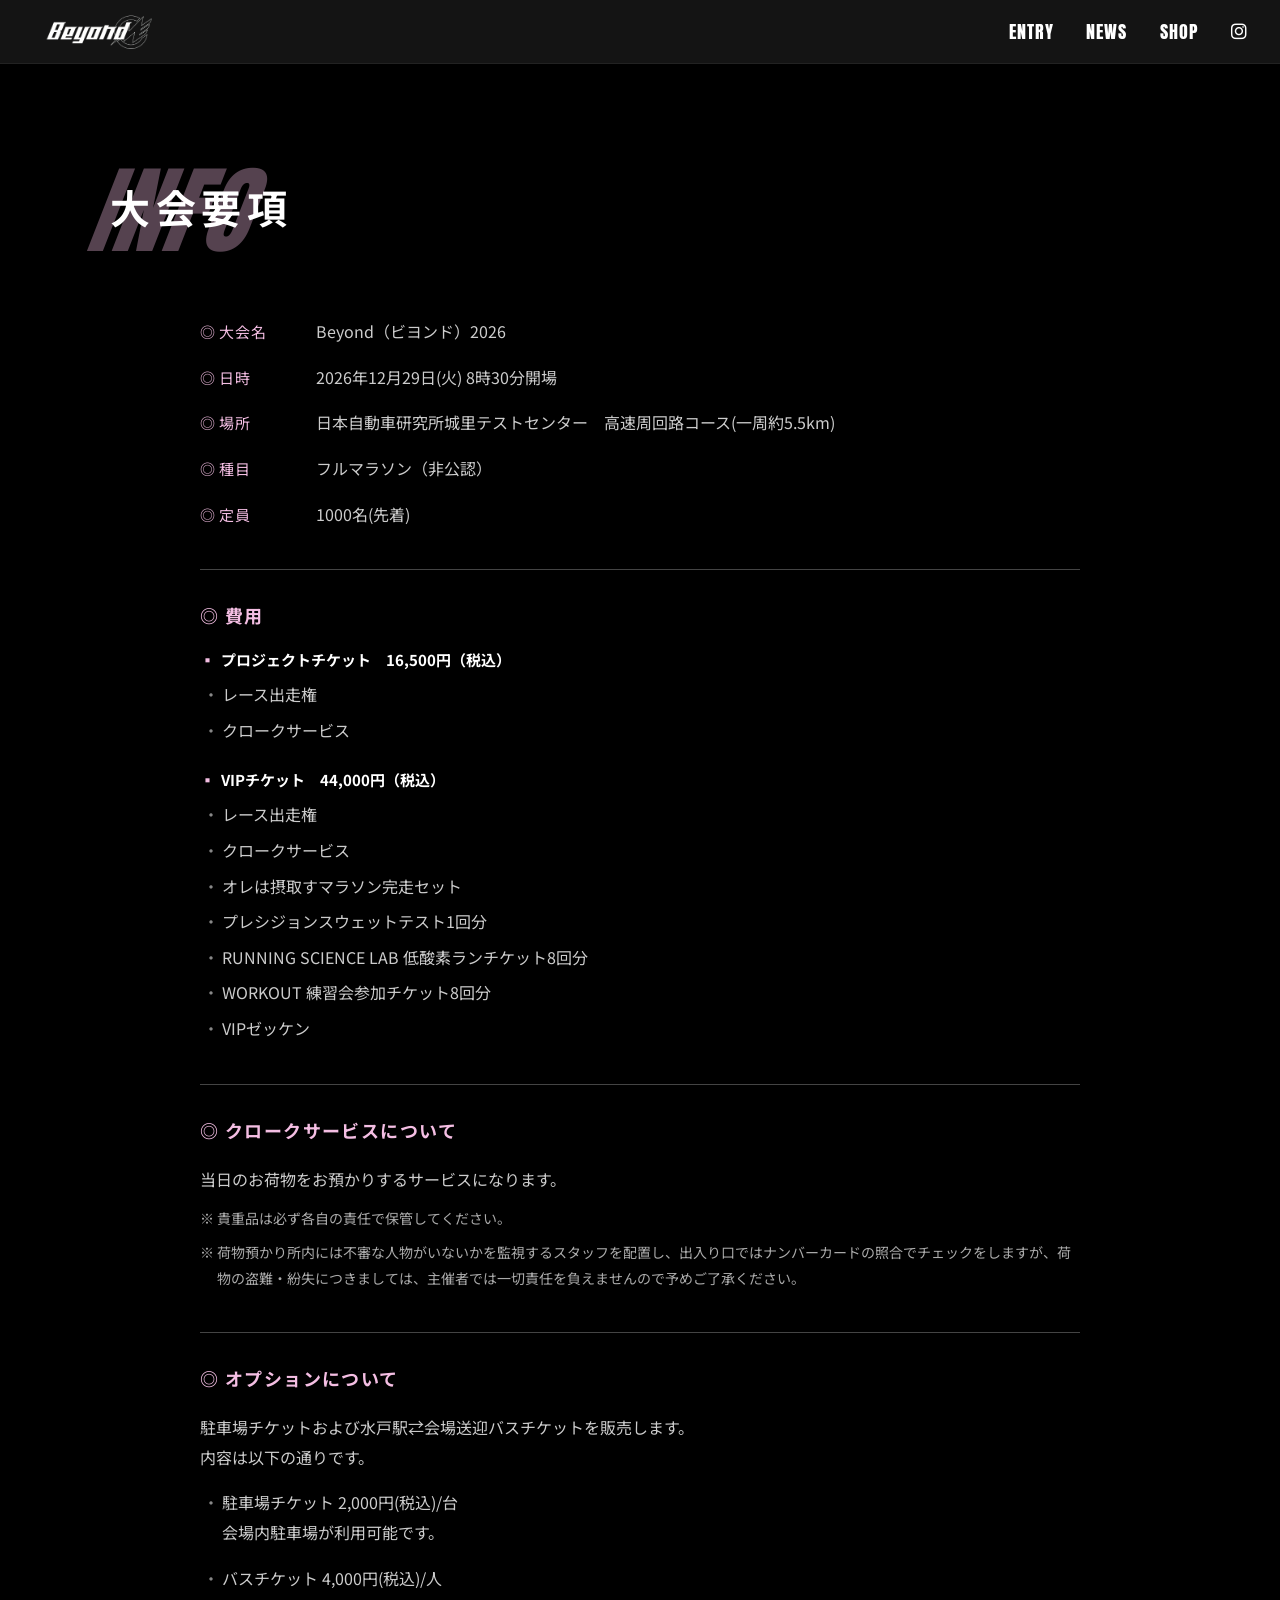
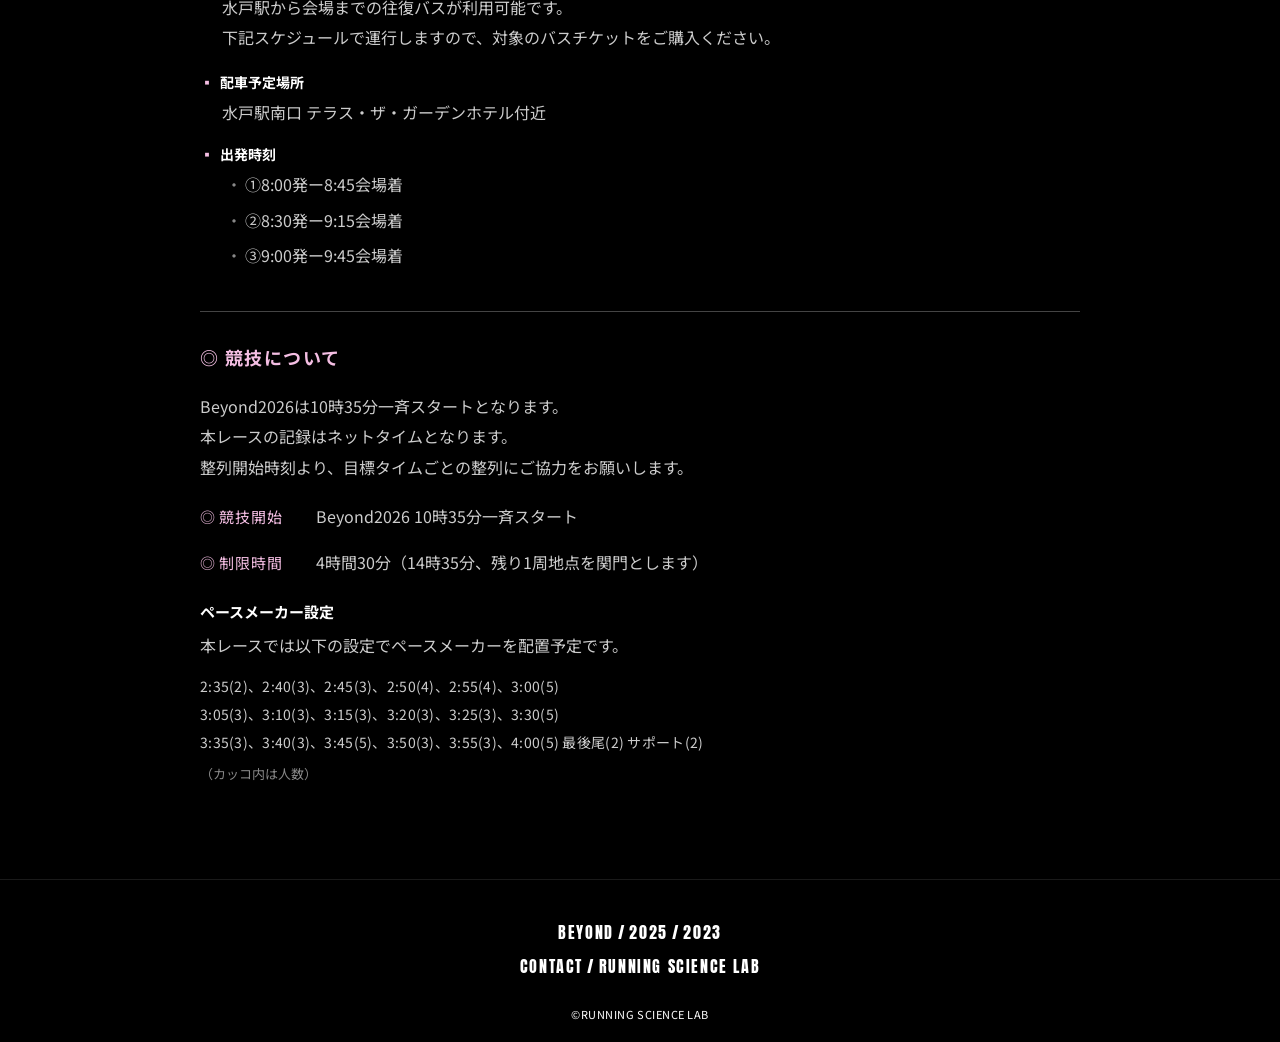
<file: race-info.html>
<!DOCTYPE html>
<html lang="ja">
<head>
<meta charset="UTF-8">
<meta name="viewport" content="width=device-width, initial-scale=1.0">
<title>Information | BEYOND 2026</title>
<link rel="shortcut icon" href="images/favicon.ico">
<link rel="preconnect" href="https://fonts.googleapis.com">
<link rel="preconnect" href="https://fonts.gstatic.com" crossorigin>
<link href="https://fonts.googleapis.com/css2?family=Anton&family=Noto+Sans+JP:wght@400;500;700;900&display=swap" rel="stylesheet">
<link rel="stylesheet" href="https://cdnjs.cloudflare.com/ajax/libs/font-awesome/6.5.1/css/all.min.css">
<link rel="stylesheet" href="style.css">
</head>
<body>

<header class="header">
  <a href="index.html" class="header__logo"><img src="images/beyond-logo.png" alt="BEYOND"></a>
  <nav class="header__nav">
    <a href="https://moshicom.com/148834" target="_blank" rel="noopener">ENTRY</a>
    <a href="news.html">NEWS</a>
    <a href="index.html#shop">SHOP</a>
    <a href="https://www.instagram.com/beyond_marathon/" class="header__icon" aria-label="Instagram" target="_blank" rel="noopener">
      <i class="fa-brands fa-instagram"></i>
    </a>
  </nav>
</header>

<section class="race-info section section--black">
  <div class="fade-in">
  <h2 class="section__title">
    <span class="section__title-en section__title-en--compact" aria-hidden="true">INFO</span>
    <span class="section__title-ja">大会要項</span>
  </h2>

  <div class="race-info__content">
    <dl class="race-info__list">
      <div class="race-info__item">
        <dt class="race-info__term">大会名</dt>
        <dd class="race-info__desc">Beyond（ビヨンド）2026</dd>
      </div>
      <div class="race-info__item">
        <dt class="race-info__term">日時</dt>
        <dd class="race-info__desc">2026年12月29日(火) 8時30分開場</dd>
      </div>
      <div class="race-info__item">
        <dt class="race-info__term">場所</dt>
        <dd class="race-info__desc">日本自動車研究所城里テストセンター　高速周回路コース(一周約5.5km)</dd>
      </div>
      <div class="race-info__item">
        <dt class="race-info__term">種目</dt>
        <dd class="race-info__desc">フルマラソン（非公認）</dd>
      </div>
      <div class="race-info__item">
        <dt class="race-info__term">定員</dt>
        <dd class="race-info__desc">1000名(先着)</dd>
      </div>
    </dl>

    <section class="race-info__block">
      <h3 class="race-info__heading">費用</h3>
      <div class="race-info__ticket">
        <h4 class="race-info__ticket-name">プロジェクトチケット　16,500円（税込）</h4>
        <ul class="race-info__sublist">
          <li>レース出走権</li>
          <li>クロークサービス</li>
        </ul>
      </div>
      <div class="race-info__ticket">
        <h4 class="race-info__ticket-name">VIPチケット　44,000円（税込）</h4>
        <ul class="race-info__sublist">
          <li>レース出走権</li>
          <li>クロークサービス</li>
          <li>オレは摂取すマラソン完走セット</li>
          <li>プレシジョンスウェットテスト1回分</li>
          <li>RUNNING SCIENCE LAB 低酸素ランチケット8回分</li>
          <li>WORKOUT 練習会参加チケット8回分</li>
          <li>VIPゼッケン</li>
        </ul>
      </div>
    </section>

    <section class="race-info__block">
      <h3 class="race-info__heading">クロークサービスについて</h3>
      <p class="race-info__text">当日のお荷物をお預かりするサービスになります。</p>
      <ul class="race-info__notes">
        <li>貴重品は必ず各自の責任で保管してください。</li>
        <li>荷物預かり所内には不審な人物がいないかを監視するスタッフを配置し、出入り口ではナンバーカードの照合でチェックをしますが、荷物の盗難・紛失につきましては、主催者では一切責任を負えませんので予めご了承ください。</li>
      </ul>
    </section>

    <section class="race-info__block">
      <h3 class="race-info__heading">オプションについて</h3>
      <p class="race-info__text">駐車場チケットおよび水戸駅⇄会場送迎バスチケットを販売します。<br>内容は以下の通りです。</p>
      <ul class="race-info__sublist race-info__sublist--spaced">
        <li>駐車場チケット 2,000円(税込)/台<br>会場内駐車場が利用可能です。</li>
        <li>バスチケット 4,000円(税込)/人<br>水戸駅から会場までの往復バスが利用可能です。<br>下記スケジュールで運行しますので、対象のバスチケットをご購入ください。</li>
      </ul>
      <dl class="race-info__bus">
        <div class="race-info__bus-item">
          <dt class="race-info__bus-term">配車予定場所</dt>
          <dd class="race-info__bus-desc">水戸駅南口 テラス・ザ・ガーデンホテル付近</dd>
        </div>
        <div class="race-info__bus-item">
          <dt class="race-info__bus-term">出発時刻</dt>
          <dd class="race-info__bus-desc">
            <ul class="race-info__sublist">
              <li>①8:00発ー8:45会場着</li>
              <li>②8:30発ー9:15会場着</li>
              <li>③9:00発ー9:45会場着</li>
            </ul>
          </dd>
        </div>
      </dl>
    </section>

    <section class="race-info__block">
      <h3 class="race-info__heading">競技について</h3>
      <p class="race-info__text">Beyond2026は10時35分一斉スタートとなります。<br>本レースの記録はネットタイムとなります。<br>整列開始時刻より、目標タイムごとの整列にご協力をお願いします。</p>
      <dl class="race-info__list race-info__list--compact">
        <div class="race-info__item">
          <dt class="race-info__term">競技開始</dt>
          <dd class="race-info__desc">Beyond2026 10時35分一斉スタート</dd>
        </div>
        <div class="race-info__item">
          <dt class="race-info__term">制限時間</dt>
          <dd class="race-info__desc">4時間30分（14時35分、残り1周地点を関門とします）</dd>
        </div>
      </dl>
      <h4 class="race-info__subheading">ペースメーカー設定</h4>
      <p class="race-info__text">本レースでは以下の設定でペースメーカーを配置予定です。</p>
      <p class="race-info__pace">
        2:35(2)、2:40(3)、2:45(3)、2:50(4)、2:55(4)、3:00(5)<br>
        3:05(3)、3:10(3)、3:15(3)、3:20(3)、3:25(3)、3:30(5)<br>
        3:35(3)、3:40(3)、3:45(5)、3:50(3)、3:55(3)、4:00(5) 最後尾(2) サポート(2)
      </p>
      <p class="race-info__note">（カッコ内は人数）</p>
    </section>
  </div>
  </div>
</section>

<footer class="footer">
  <p class="footer__line">
    <a href="index.html" class="footer__link">BEYOND</a><span class="footer__sep" aria-hidden="true">/</span><a href="https://beyond2025rslab.com/top/" class="footer__link" target="_blank" rel="noopener">2025</a><span class="footer__sep" aria-hidden="true">/</span><a href="https://rslab.tokyo/beyond/2023/" class="footer__link">2023</a>
  </p>
  <p class="footer__line footer__line--sub">
    <a href="https://rslab.tokyo/beyond-contact" class="footer__link" target="_blank" rel="noopener">CONTACT</a><span class="footer__sep" aria-hidden="true">/</span><a href="https://rslab.tokyo" class="footer__link" target="_blank" rel="noopener">RUNNING SCIENCE LAB</a>
  </p>
  <p class="footer__copyright">©RUNNING SCIENCE LAB</p>
</footer>

<script src="script.js"></script>
</body>
</html>
</file>
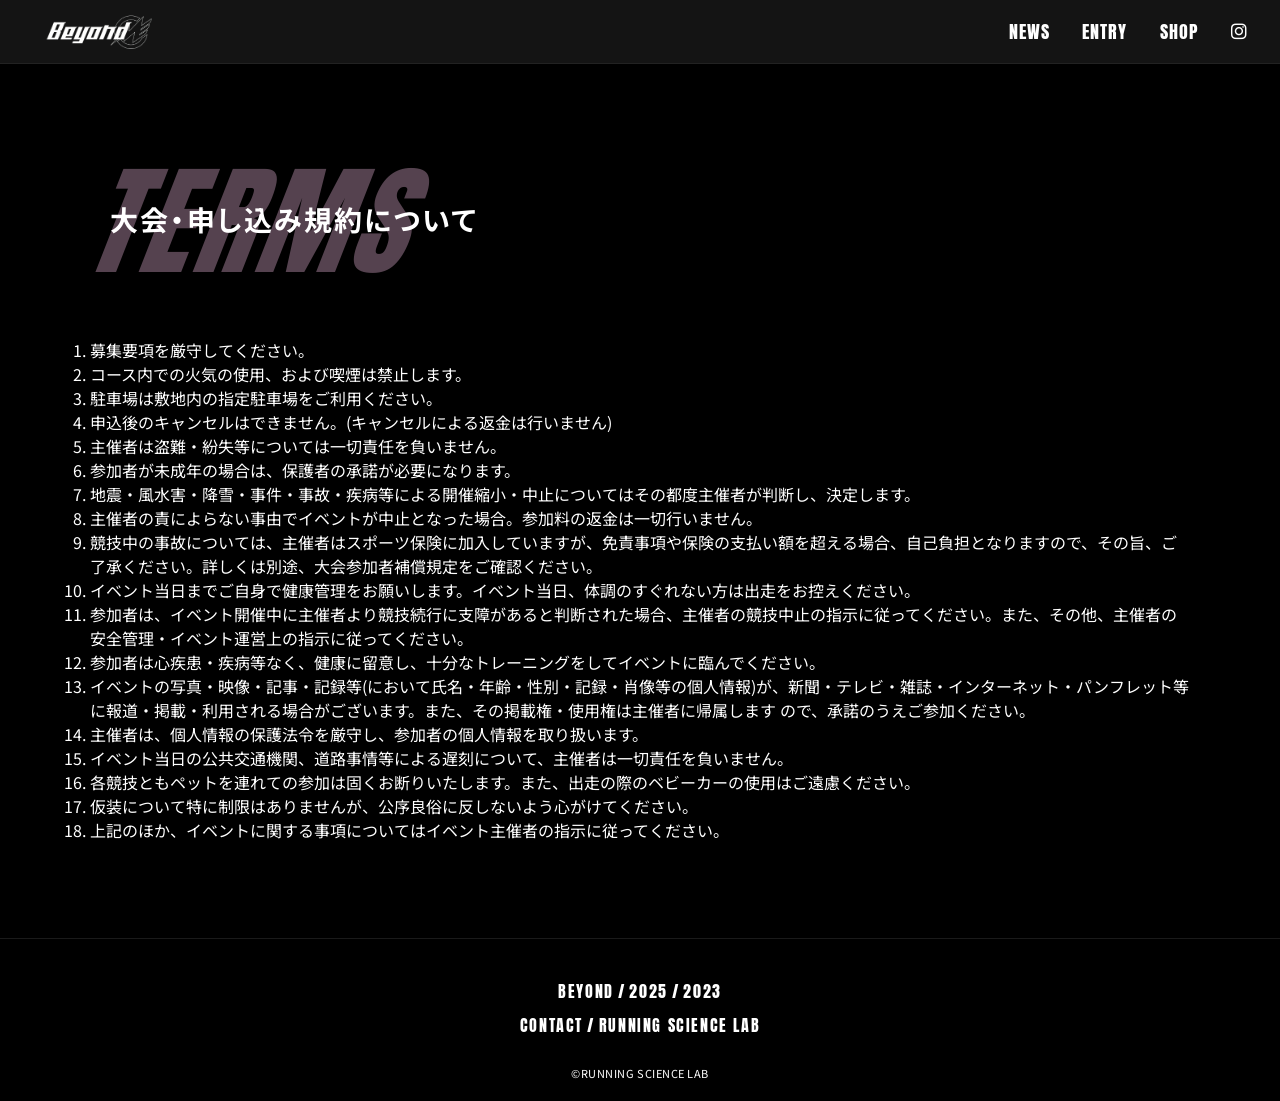
<file: terms.html>
<!DOCTYPE html>
<html lang="ja">
<head>
<meta charset="UTF-8">
<meta name="viewport" content="width=device-width, initial-scale=1.0">
<title>大会・申し込み規約について | BEYOND 2026</title>
<link rel="shortcut icon" href="images/favicon.ico">
<link rel="preconnect" href="https://fonts.googleapis.com">
<link rel="preconnect" href="https://fonts.gstatic.com" crossorigin>
<link href="https://fonts.googleapis.com/css2?family=Anton&family=Noto+Sans+JP:wght@400;500;700;900&display=swap" rel="stylesheet">
<link rel="stylesheet" href="https://cdnjs.cloudflare.com/ajax/libs/font-awesome/6.5.1/css/all.min.css">
<link rel="stylesheet" href="style.css">
</head>
<body>

<header class="header">
  <a href="index.html" class="header__logo"><img src="images/beyond-logo.png" alt="BEYOND"></a>
  <nav class="header__nav">
    <a href="index.html#news">NEWS</a>
    <a href="https://www.sportsentry.ne.jp/event/t/105905" target="_blank" rel="noopener">ENTRY</a>
    <a href="index.html#shop">SHOP</a>
    <a href="https://www.instagram.com/" class="header__icon" aria-label="Instagram" target="_blank" rel="noopener">
      <i class="fa-brands fa-instagram"></i>
    </a>
  </nav>
</header>

<section class="terms section section--black">
  <div class="fade-in">
  <h2 class="section__title">
    <span class="section__title-en" aria-hidden="true">TERMS</span>
    <span class="section__title-ja section__title-ja--long">大会・申し込み規約について</span>
  </h2>
  <ol class="terms__list">
    <li>募集要項を厳守してください。</li>
    <li>コース内での火気の使用、および喫煙は禁止します。</li>
    <li>駐車場は敷地内の指定駐車場をご利用ください。</li>
    <li>申込後のキャンセルはできません。(キャンセルによる返金は行いません)</li>
    <li>主催者は盗難・紛失等については一切責任を負いません。</li>
    <li>参加者が未成年の場合は、保護者の承諾が必要になります。</li>
    <li>地震・風水害・降雪・事件・事故・疾病等による開催縮小・中止についてはその都度主催者が判断し、決定します。</li>
    <li>主催者の責によらない事由でイベントが中止となった場合。参加料の返金は一切行いません。</li>
    <li>競技中の事故については、主催者はスポーツ保険に加入していますが、免責事項や保険の支払い額を超える場合、自己負担となりますので、その旨、ご了承ください。詳しくは別途、大会参加者補償規定をご確認ください。</li>
    <li>イベント当日までご自身で健康管理をお願いします。イベント当日、体調のすぐれない方は出走をお控えください。</li>
    <li>参加者は、イベント開催中に主催者より競技続行に支障があると判断された場合、主催者の競技中止の指示に従ってください。また、その他、主催者の安全管理・イベント運営上の指示に従ってください。</li>
    <li>参加者は心疾患・疾病等なく、健康に留意し、十分なトレーニングをしてイベントに臨んでください。</li>
    <li>イベントの写真・映像・記事・記録等(において氏名・年齢・性別・記録・肖像等の個人情報)が、新聞・テレビ・雑誌・インターネット・パンフレット等に報道・掲載・利用される場合がございます。また、その掲載権・使用権は主催者に帰属します ので、承諾のうえご参加ください。</li>
    <li>主催者は、個人情報の保護法令を厳守し、参加者の個人情報を取り扱います。</li>
    <li>イベント当日の公共交通機関、道路事情等による遅刻について、主催者は一切責任を負いません。</li>
    <li>各競技ともペットを連れての参加は固くお断りいたします。また、出走の際のベビーカーの使用はご遠慮ください。</li>
    <li>仮装について特に制限はありませんが、公序良俗に反しないよう心がけてください。</li>
    <li>上記のほか、イベントに関する事項についてはイベント主催者の指示に従ってください。</li>
  </ol>
  </div>
</section>

<footer class="footer">
  <p class="footer__line">
    <a href="#" class="footer__link">BEYOND</a><span class="footer__sep" aria-hidden="true">/</span><a href="#" class="footer__link">2025</a><span class="footer__sep" aria-hidden="true">/</span><a href="#" class="footer__link">2023</a>
  </p>
  <p class="footer__line footer__line--sub">
    <a href="#" class="footer__link">CONTACT</a><span class="footer__sep" aria-hidden="true">/</span><a href="#" class="footer__link">RUNNING SCIENCE LAB</a>
  </p>
  <p class="footer__copyright">©RUNNING SCIENCE LAB</p>
</footer>

<script src="script.js"></script>
</body>
</html>
</file>
<file: style.css>
* {
  margin: 0;
  padding: 0;
  box-sizing: border-box;
}

body {
  font-family: "Noto Sans JP", "Hiragino Kaku Gothic ProN", "Hiragino Sans", "Helvetica Neue", Arial, sans-serif;
  color: #111;
  background: #fff;
  -webkit-font-smoothing: antialiased;
}

a {
  text-decoration: none;
  color: inherit;
}

img {
  max-width: 100%;
  display: block;
}

:root {
  --teal: #F4BEE3;
  --gray-light: #f5f5f5;
  --gray-light2: #ebebeb;
  --gray-dark: #4b4746;
  --display: "Anton", "Noto Sans JP", sans-serif;
  --header-h: 64px;
  --hero-gap: clamp(16px, 2.5vw, 24px);
}

/* Placeholder image frame */
.img-frame {
  position: relative;
  display: flex;
  align-items: center;
  justify-content: center;
  background: repeating-linear-gradient(45deg, #1a1a1a, #1a1a1a 10px, #000 10px, #000 20px);
  border: 1px dashed #555;
  color: #999;
  font-size: 13px;
  text-align: center;
  overflow: hidden;
}

.img-frame--inline {
  display: inline-flex;
  padding: 8px 16px;
}

.img-frame--circle {
  border-radius: 50%;
}

/* Section title — EN watermark + JA overlay */
.section__title {
  position: relative;
  display: block;
  width: fit-content;
  max-width: 100%;
  text-align: left;
  margin-bottom: clamp(40px, 6vw, 64px);
  line-height: 1;
  align-self: flex-start;
  overflow: visible;
}

.section__title-en {
  display: inline-block;
  font-family: var(--display);
  font-size: clamp(72px, 11vw, 120px);
  font-weight: 400;
  font-style: italic;
  letter-spacing: 0.04em;
  color: var(--teal);
  opacity: 0.35;
  line-height: 0.85;
  user-select: none;
  transform: skewX(-8deg);
  transform-origin: left center;
  padding-right: clamp(24px, 4vw, 56px);
  padding-top: clamp(4px, 0.8vw, 12px);
  overflow: visible;
}

.section__title-ja {
  position: absolute;
  left: clamp(10px, 2vw, 20px);
  top: 50%;
  transform: translateY(-50%);
  z-index: 1;
  font-family: "Noto Sans JP", sans-serif;
  font-size: clamp(24px, 3.8vw, 40px);
  font-weight: 700;
  letter-spacing: 0.14em;
  white-space: nowrap;
  font-feature-settings: "palt" 1;
}

.section--white .section__title-ja {
  color: #111;
}

.section--black .section__title-ja {
  color: #fff;
}

.section__title-ja--long {
  font-size: clamp(16px, 2.6vw, 28px);
  letter-spacing: 0.08em;
  white-space: nowrap;
  line-height: 1;
  top: 52%;
}

.section__title-en--compact {
  font-size: clamp(56px, 9vw, 96px);
  letter-spacing: 0.02em;
}

/* Header */
.header {
  position: sticky;
  top: 0;
  height: var(--header-h);
  display: flex;
  justify-content: space-between;
  align-items: center;
  padding: 0 32px;
  background: rgba(0, 0, 0, 0.92);
  backdrop-filter: blur(6px);
  border-bottom: 1px solid #222;
  z-index: 100;
}

.header__logo img {
  height: 40px;
  width: auto;
}

.header__nav {
  display: flex;
  align-items: center;
  gap: 32px;
}

.header__nav a {
  color: #fff;
  font-family: var(--display);
  font-size: 18px;
  letter-spacing: 0.06em;
  position: relative;
  transition: color 0.25s ease;
}

.header__nav a:not(.header__icon)::after {
  content: "";
  position: absolute;
  left: 0;
  bottom: -6px;
  width: 0;
  height: 2px;
  background: var(--teal);
  transition: width 0.25s ease;
}

.header__nav a:not(.header__icon):hover {
  color: var(--teal);
}

.header__nav a:not(.header__icon):hover::after {
  width: 100%;
}

.header__icon {
  font-size: 28px;
  display: flex;
  transition: color 0.25s ease, transform 0.25s ease;
}

.header__icon:hover {
  color: var(--teal);
  transform: scale(1.15);
}

/* Sections (黒白交互) */
.section {
  padding: 96px 32px;
  --section-pad-x: 32px;
}

.section--white {
  background: #fff;
  color: #111;
}

.section--black {
  background: #000;
  color: #fff;
}

/* Scroll fade-in */
.fade-in {
  max-width: 1100px;
  margin: 0 auto;
  width: 100%;
  --feature-track-width: min(calc(100vw - 2 * var(--section-pad-x)), 1100px);
  --feature-col-photo-width-stack: calc(var(--feature-track-width) - 72px);
  opacity: 0;
  transform: translateY(32px);
  transition: opacity 0.8s cubic-bezier(0.16, 1, 0.3, 1), transform 0.8s cubic-bezier(0.16, 1, 0.3, 1);
}

.concept .section__title,
.a1beyond .section__title {
  margin-left: 0;
  margin-right: auto;
}

.concept .section__title-ja,
.a1beyond .section__title-ja {
  display: none;
}

.concept .section__title-en,
.a1beyond .section__title-en {
  opacity: 1;
  color: var(--teal);
}

.fade-in.is-visible {
  opacity: 1;
  transform: translateY(0);
}

/* Hero */
.hero {
  background: #000 url("images/hero-bg.png") center center / cover no-repeat;
  padding: var(--hero-gap);
  position: relative;
  min-height: calc(100dvh - var(--header-h));
  display: flex;
  flex-direction: column;
  align-items: center;
}

.hero__visual {
  position: relative;
  flex: 0 0 auto;
  margin: auto 0;
  width: min(
    100%,
    calc(100vw - 2 * var(--hero-gap)),
    calc((100dvh - var(--header-h) - 2 * var(--hero-gap)) * 3 / 2)
  );
  max-height: calc(100dvh - var(--header-h) - 2 * var(--hero-gap));
}

.hero__visual--photo {
  border: none;
  overflow: hidden;
  aspect-ratio: 3 / 2;
}

.hero__slide {
  position: absolute;
  inset: 0;
  background-size: cover;
  background-position: center;
  background-repeat: no-repeat;
  opacity: 0;
  z-index: 0;
}

.hero__slide.is-active {
  opacity: 1;
  z-index: 1;
}

.hero__slide.is-leaving {
  opacity: 1;
  z-index: 2;
  transition: opacity 1.6s ease;
}

.hero__slide.is-leaving.is-faded {
  opacity: 0;
}

.hero__overlay {
  position: absolute;
  inset: 0;
  padding: clamp(16px, 3vw, 32px);
  z-index: 2;
  pointer-events: none;
}

.hero__logo {
  position: absolute;
  left: 50%;
  top: 50%;
  transform: translate(calc(-50% + 2%), -50%);
  margin: 0;
  line-height: 0;
  width: min(68%, 600px);
  max-height: min(44%, 300px);
}

.hero__logo img {
  display: block;
  width: 100%;
  height: auto;
  max-height: min(44%, 300px);
  object-fit: contain;
  filter: drop-shadow(0 8px 32px rgba(0, 0, 0, 0.45));
}

/* News */
.news.section {
  padding-block: 64px;
}

.news__list {
  list-style: none;
  max-width: 720px;
  width: 100%;
  margin: 28px auto 0;
}

.news__item {
  display: flex;
  flex-direction: row;
  align-items: baseline;
  gap: 16px;
  padding: 10px 0;
  border-bottom: 1px solid #ddd;
  transition: background 0.2s ease, padding-left 0.2s ease;
}

.news__item--placeholder {
  display: none !important;
}

.news__item:hover {
  background: #fafafa;
  padding-left: 8px;
}

.news__date {
  flex-shrink: 0;
  font-family: var(--display);
  font-size: 13px;
  font-weight: 400;
  color: #888;
  letter-spacing: 0.04em;
}

.news__headline {
  flex: 1;
  min-width: 0;
  font-size: 14px;
  font-weight: 700;
  line-height: 1.5;
}

a.news__headline {
  color: inherit;
  text-decoration: none;
}

a.news__headline:hover {
  text-decoration: underline;
}

.news__more {
  display: block;
  margin: 24px auto 0;
  text-align: center;
  font-family: var(--display);
  font-size: 14px;
  letter-spacing: 0.08em;
  color: #111;
  border-bottom: 1px solid #111;
  padding-bottom: 4px;
  width: fit-content;
}

.pagination {
  display: flex;
  justify-content: center;
  align-items: center;
  gap: 12px;
  max-width: 960px;
  margin: 48px auto 0;
  font-family: var(--display);
  font-size: 16px;
  letter-spacing: 0.04em;
}

.pagination__item {
  color: #888;
  transition: color 0.2s ease;
}

.pagination__item:not(:last-child)::after {
  content: "|";
  margin-left: 12px;
  color: #ccc;
}

a.pagination__item:hover {
  color: #111;
}

.pagination__item.is-current {
  color: #111;
  font-weight: 700;
}

.news-single__body {
  max-width: 960px;
  margin: 32px auto 0;
  line-height: 1.9;
  font-size: 16px;
}

.news-single__body p + p {
  margin-top: 1em;
}

/* Concept */
.concept {
  position: relative;
  text-align: center;
  overflow: hidden;
}

.concept::before {
  content: "";
  position: absolute;
  inset: 0;
  background: url("images/concept-bg-photo.png") center / cover no-repeat;
  pointer-events: none;
  z-index: 0;
}

.concept::after {
  content: "";
  position: absolute;
  inset: 0;
  background: rgba(0, 0, 0, 0.45);
  pointer-events: none;
  z-index: 0;
}

.concept > .fade-in {
  position: relative;
  z-index: 1;
}

.concept__logo {
  margin: 8px auto 40px;
  width: 220px;
}

.concept__logo img {
  width: 100%;
  filter: invert(1);
}

.concept__heading {
  font-family: var(--display);
  font-size: clamp(13px, calc((100vw - 2 * var(--section-pad-x)) / 17.5), 40px);
  letter-spacing: 0.03em;
  margin-bottom: 40px;
  white-space: nowrap;
}

.concept__repeat {
  width: 100%;
  max-width: 560px;
  margin: 0 auto;
  font-size: 15px;
  line-height: 2;
  color: #bbb;
  letter-spacing: 0.02em;
  text-align: center;
  text-wrap: pretty;
}

.concept__repeat p {
  margin: 0 0 1.2em;
}

.concept__repeat p:last-child {
  margin-bottom: 0;
}

.concept__repeat-types {
  margin: 1.6em 0;
  padding: 1.2em 0;
}

.concept__repeat-types p {
  margin: 0 0 0.6em;
  line-height: 1.9;
}

.concept__repeat-types p:last-child {
  margin-bottom: 0;
}

.concept__repeat-close {
  margin-top: 1.6em;
}

/* Feature */
.feature__split {
  display: flex;
  flex-wrap: wrap;
  gap: 24px;
  margin: 56px 0 64px;
  max-width: 1100px;
  margin-left: auto;
  margin-right: auto;
}

.feature__split + .feature__split {
  margin-top: 0;
}

.feature__split:first-of-type .feature__col {
  display: flex;
  flex-direction: column;
  flex: 1 1 calc(50% - 12px);
  min-width: min(100%, 320px);
  max-width: 100%;
}

.feature__split:first-of-type .feature__col-body {
  flex: 1;
}

.feature__split--support {
  margin-top: 0;
}

.feature__split--support .feature__col-photo--logo {
  background: #fff;
  display: flex;
  align-items: center;
  justify-content: center;
}

.feature__split--support .feature__col-photo--logo img {
  width: auto;
  max-width: 68%;
  max-height: 110px;
  height: auto;
  padding: 0;
  object-fit: contain;
}

.feature__split--support .feature__col:hover .feature__col-photo--logo img {
  transform: none;
}

.feature__split--support .feature__col-body .feature__schedule li {
  border-bottom-color: #ddd;
  color: #444;
}

.feature__split--support .feature__col-body .feature__schedule li:hover {
  color: #111;
}

.feature__col {
  position: relative;
  flex: 1 1 320px;
  background: #fff;
  border: none;
  border-radius: 8px;
  overflow: hidden;
  transition:
    transform 0.4s cubic-bezier(0.25, 0.46, 0.45, 0.94),
    box-shadow 0.4s ease;
}

.feature__col:hover {
  transform: translateY(-4px);
  box-shadow: 0 20px 40px rgba(0, 0, 0, 0.12);
}

/* コーチカード: 隣カードの高さに引き伸ばされない＋ホバーは head/body のみ */
.feature__col--coach {
  align-self: flex-start;
}

.feature__col--coach:hover {
  transform: none;
  box-shadow: none;
}

.feature__col--coach:has(.feature__col-head:hover),
.feature__col--coach:has(.feature__col-body:hover) {
  transform: translateY(-4px);
  box-shadow: 0 20px 40px rgba(0, 0, 0, 0.12);
}

.feature__col-head {
  position: relative;
}

.feature__col-head::after {
  content: "";
  position: absolute;
  inset: 0;
  background: linear-gradient(to top, rgba(0, 0, 0, 0.72) 0%, rgba(0, 0, 0, 0.15) 45%, transparent 100%);
  pointer-events: none;
}

.feature__col-title {
  position: absolute;
  left: 28px;
  bottom: 24px;
  z-index: 1;
  font-family: var(--display);
  font-size: clamp(36px, 4.5vw, 48px);
  font-weight: 400;
  margin: 0;
  letter-spacing: 0.08em;
  color: #fff;
  line-height: 1;
  text-shadow: 0 2px 16px rgba(0, 0, 0, 0.4);
}

.feature__col-photo {
  aspect-ratio: 874 / 500;
  overflow: hidden;
  margin: 0;
  border-radius: 8px 8px 0 0;
}

.feature__col-photo img {
  width: 100%;
  height: 100%;
  display: block;
  object-fit: cover;
  object-position: center;
  transition: transform 0.7s cubic-bezier(0.25, 0.46, 0.45, 0.94);
}

.feature__col:hover .feature__col-photo img {
  transform: scale(1.06);
}

.feature__split:first-of-type .feature__col:first-child .feature__col-photo img {
  object-position: center 72%;
}

.feature__col-body {
  padding: 28px 32px 32px;
  text-align: left;
  border: 1px solid #ddd;
  border-top: 1px solid #eee;
  border-radius: 0 0 8px 8px;
}

.feature__col-body p {
  line-height: 1.85;
  margin-bottom: 6px;
  color: #444;
  font-size: 15px;
}

.feature__col-body p:first-of-type {
  font-weight: 700;
  color: #111;
  margin-bottom: 8px;
}

.feature__col-body p:last-of-type {
  color: #777;
  font-size: 14px;
  margin-bottom: 0;
}

.feature__col-body-sub {
  color: #777;
  font-size: 14px;
  margin-bottom: 0;
}

.feature__col--road .feature__col-photo img {
  object-position: center 62%;
}


.feature__col-body .feature__col-cta {
  display: inline-block;
  margin-top: 12px;
  font-size: 14px;
  letter-spacing: 0.04em;
  color: #111;
  text-decoration: underline;
  text-underline-offset: 3px;
  transition: opacity 0.2s ease;
}

.feature__col-body .feature__col-cta:hover {
  opacity: 0.65;
}

.feature__col-body .feature__schedule-more {
  margin-top: 16px;
  margin-bottom: 8px;
  font-size: 14px;
  letter-spacing: 0.04em;
  color: #777;
}

.feature__col-body .feature__schedule {
  margin-top: 0;
}

.feature__col-body .feature__schedule li {
  border-bottom-color: #ddd;
  color: #444;
}

/* Event badge tag */
.feature__event-tag {
  position: absolute;
  top: 16px;
  right: 16px;
  z-index: 2;
  background: var(--teal);
  color: #000;
  font-family: var(--display);
  font-size: 11px;
  font-weight: 700;
  letter-spacing: 0.12em;
  padding: 4px 10px;
  border-radius: 2px;
  line-height: 1.4;
}

/* Schedule label ("CALENDAR") */
.feature__schedule-label {
  font-family: var(--display);
  font-size: 11px;
  letter-spacing: 0.16em;
  color: var(--teal);
  margin-top: 16px;
  margin-bottom: 8px;
  border-bottom: 1px solid currentColor;
  padding-bottom: 4px;
  display: inline-block;
}

/* Schedule date chip layout */
.feature__schedule li {
  display: flex;
  align-items: baseline;
  gap: 12px;
}

.feature__schedule-date {
  flex: 0 0 auto;
  font-family: var(--display);
  font-size: 15px;
  letter-spacing: 0.04em;
  color: var(--teal);
  min-width: 56px;
}

.feature__schedule-date small {
  font-size: 10px;
  margin-left: 2px;
  opacity: 0.8;
}

.feature__schedule-name {
  font-size: 13px;
  line-height: 1.5;
  color: inherit;
}

.feature__col-body .feature__schedule li:hover {
  color: #111;
}

.feature__schedule {
  list-style: none;
  margin-top: 0;
}

.feature__schedule li {
  padding: 10px 4px;
  border-bottom: 1px solid #6a6664;
  transition: color 0.2s ease, padding-left 0.2s ease;
}

.feature__schedule li a {
  color: inherit;
  text-decoration: none;
}

.feature__schedule li:first-child {
  padding-top: 2px;
}

.feature__schedule li:hover {
  color: var(--teal);
  padding-left: 8px;
}

/* Entry */
.entry__top {
  display: grid;
  grid-template-columns: repeat(2, minmax(0, 1fr));
  gap: 64px;
  width: 100%;
  max-width: 1100px;
  margin: 56px auto 0;
}

.entry__left {
  min-width: 0;
}

.entry__left--ticket {
  position: relative;
  background: #0a0a0a;
  border: 1px solid #555;
  border-radius: 8px;
  padding: 32px;
}

.entry__cta {
  display: block;
  background: var(--teal);
  color: #000;
  font-family: var(--display);
  font-size: 20px;
  letter-spacing: 0.04em;
  text-align: center;
  padding: 20px 24px;
  white-space: nowrap;
  transition: background 0.2s ease, transform 0.2s ease, box-shadow 0.2s ease;
}

.entry__cta:hover {
  background: #F9D4EF;
  transform: translateY(-1px);
  box-shadow: 0 4px 10px rgba(0, 0, 0, 0.3);
}

.entry__cta--stacked {
  display: flex;
  flex-direction: column;
  align-items: center;
  justify-content: center;
  gap: 4px;
  white-space: normal;
  line-height: 1.3;
}

.entry__cta-title {
  display: inline-flex;
  align-items: center;
  gap: 8px;
}

.entry__cta-icon {
  display: inline-block;
  width: 8px;
  height: 8px;
  border-top: 2px solid currentColor;
  border-right: 2px solid currentColor;
  transform: rotate(45deg);
  flex-shrink: 0;
}

.entry__cta-soon {
  font-size: 12px;
  letter-spacing: 0.1em;
  font-weight: 400;
  opacity: 0.85;
}

.entry__period-label {
  font-family: var(--display);
  font-size: 16px;
  letter-spacing: 0.04em;
  margin-top: 28px;
  border-top: 1px dashed #666;
  padding-top: 24px;
}

.entry__left--ticket > .entry__period-label:first-child {
  margin-top: 0;
  border-top: none;
  padding-top: 0;
}

.entry__period {
  font-size: 16px;
  margin-top: 8px;
  color: #ccc;
}

.entry__left-buttons {
  display: flex;
  flex-direction: column;
  gap: 12px;
  margin-top: 24px;
}

.entry__left-buttons .entry__btn {
  flex: none;
  width: 100%;
}

.entry__right {
  min-width: 0;
}

.entry__event-name {
  font-family: var(--display);
  color: var(--teal);
  font-size: 44px;
  letter-spacing: 0.03em;
  margin-bottom: 8px;
}

.entry__event-date {
  font-weight: 800;
  font-size: 20px;
  line-height: 1.6;
  margin-bottom: 24px;
}

.entry__label {
  color: var(--teal);
  font-family: var(--display);
  font-size: 15px;
  letter-spacing: 0.06em;
  margin-top: 22px;
}

.entry__value {
  font-weight: 800;
  font-size: 18px;
  margin-top: 4px;
  line-height: 1.6;
}

.entry__note {
  font-size: 12px;
  color: #999;
  line-height: 1.7;
  margin-top: 16px;
}

.entry__divider {
  border: none;
  border-top: 1px solid #555;
  margin: 56px 0 48px;
}

.entry__extras {
  display: flex;
  flex-direction: column;
  gap: 24px;
  width: 100%;
  max-width: 1100px;
  margin: 0 auto;
}

.entry__left--wide {
  display: grid;
  grid-template-columns: auto 1fr;
  grid-template-rows: auto auto;
  column-gap: 40px;
  row-gap: 0;
  align-items: start;
}

.entry__left--wide .entry__cta {
  grid-column: 1;
  grid-row: 1 / 3;
  align-self: center;
  width: 200px;
  font-size: 16px;
  padding: 18px 20px;
}

.entry__left--wide .entry__period-label {
  grid-column: 2;
  grid-row: 1;
  margin-top: 0;
  border-top: none;
  padding-top: 0;
  font-size: 13px;
}

.entry__left--wide .entry__period {
  grid-column: 2;
  grid-row: 2;
  margin-top: 6px;
  font-size: 14px;
}

.entry__left--wide .entry__note {
  grid-column: 2;
  grid-row: 3;
  margin-top: 8px;
}

.entry__left--ticket .entry__note {
  margin-top: 24px;
  border-top: 1px dashed #666;
  padding-top: 20px;
}

.entry__btn {
  flex: 1 1 200px;
  border: 1px solid var(--teal);
  color: var(--teal);
  font-family: var(--display);
  font-size: 15px;
  letter-spacing: 0.04em;
  text-align: center;
  padding: 18px;
  transition: background 0.25s ease, color 0.25s ease;
}

.entry__btn:hover {
  background: var(--teal);
  color: #000;
}

/* Guidelines */
.guidelines__list {
  max-width: 880px;
  margin: 40px auto 0;
  padding-left: 1.4em;
  padding-right: 0;
  line-height: 1.9;
}

.guidelines__list li + li {
  margin-top: 24px;
}

.guidelines__list li::marker {
  color: var(--teal);
  font-family: var(--display);
}

/* Race info */
.race-info__content {
  max-width: 880px;
  margin: 40px auto 0;
  display: flex;
  flex-direction: column;
  gap: 40px;
}

.race-info__list {
  display: flex;
  flex-direction: column;
  gap: 16px;
}

.race-info__list--compact {
  margin-top: 20px;
}

.race-info__item {
  display: grid;
  grid-template-columns: 6em 1fr;
  gap: 12px 20px;
  align-items: baseline;
}

.race-info__term {
  font-family: var(--display);
  font-size: 15px;
  letter-spacing: 0.06em;
  color: var(--teal);
}

.race-info__term::before {
  content: "◎";
  margin-right: 0.2em;
}

.race-info__desc {
  line-height: 1.85;
  color: #ccc;
}

.race-info__block {
  border-top: 1px solid #444;
  padding-top: 32px;
}

.race-info__heading {
  font-family: var(--display);
  font-size: 18px;
  letter-spacing: 0.08em;
  color: var(--teal);
  margin-bottom: 20px;
}

.race-info__heading::before {
  content: "◎";
  margin-right: 0.3em;
}

.race-info__subheading {
  font-size: 15px;
  font-weight: 700;
  color: #fff;
  margin-top: 24px;
  margin-bottom: 8px;
}

.race-info__text {
  line-height: 1.9;
  color: #ccc;
}

.race-info__ticket {
  margin-bottom: 24px;
}

.race-info__ticket:last-child {
  margin-bottom: 0;
}

.race-info__ticket-name {
  font-size: 15px;
  font-weight: 700;
  color: #fff;
  margin-bottom: 10px;
}

.race-info__ticket-name::before {
  content: "▪︎";
  margin-right: 0.4em;
  color: var(--teal);
}

.race-info__sublist {
  list-style: none;
  padding-left: 1.4em;
  display: flex;
  flex-direction: column;
  gap: 6px;
}

.race-info__sublist--spaced {
  gap: 16px;
  margin-top: 16px;
}

.race-info__sublist li {
  line-height: 1.85;
  color: #ccc;
  position: relative;
}

.race-info__sublist li::before {
  content: "・";
  position: absolute;
  left: -1.2em;
  color: #888;
}

.race-info--a1beyond .race-info__sublist {
  padding-left: 0;
}

.race-info--a1beyond .race-info__sublist li::before {
  content: none;
}

.race-info__notes {
  list-style: none;
  margin-top: 12px;
  display: flex;
  flex-direction: column;
  gap: 8px;
}

.race-info__notes li {
  line-height: 1.85;
  color: #aaa;
  font-size: 14px;
  padding-left: 1.2em;
  text-indent: -1.2em;
}

.race-info__notes li::before {
  content: "※";
  margin-right: 0.2em;
}

.race-info__bus {
  margin-top: 20px;
  display: flex;
  flex-direction: column;
  gap: 16px;
}

.race-info__bus-term {
  font-size: 14px;
  font-weight: 700;
  color: #fff;
  margin-bottom: 6px;
}

.race-info__bus-term::before {
  content: "▪︎";
  margin-right: 0.4em;
  color: var(--teal);
}

.race-info__bus-desc {
  line-height: 1.85;
  color: #ccc;
  padding-left: 1.4em;
}

.race-info__pace {
  margin-top: 12px;
  line-height: 2;
  color: #ccc;
  font-size: 14px;
  letter-spacing: 0.02em;
}

.race-info__note {
  margin-top: 8px;
  font-size: 13px;
  color: #888;
}

.race-info__entry-deadline {
  margin-top: 32px;
  padding: 28px 24px;
  border: 1px solid var(--teal);
  border-radius: 8px;
  background: rgba(244, 190, 227, 0.1);
  text-align: center;
}

.race-info__entry-deadline-label {
  font-family: var(--display);
  font-size: 14px;
  letter-spacing: 0.14em;
  color: var(--teal);
  margin-bottom: 10px;
}

.race-info__entry-deadline-date {
  font-family: var(--display);
  font-size: clamp(28px, 5vw, 40px);
  letter-spacing: 0.04em;
  color: #fff;
  line-height: 1.2;
}

.race-info__entry-deadline-date small {
  font-size: 0.55em;
  letter-spacing: 0.06em;
  margin-left: 0.1em;
}

@media (max-width: 720px) {
  .race-info__item {
    grid-template-columns: 1fr;
    gap: 4px;
  }
}

/* Shop */
.shop__carousel {
  position: relative;
  width: 100%;
  max-width: 1100px;
  margin: 56px auto 0;
}

.shop__track {
  width: 100%;
}

.shop__viewport {
  overflow: hidden;
  width: 100%;
}

.shop__grid {
  display: flex;
  flex-wrap: nowrap;
  gap: 12px;
  padding-bottom: 4px;
  overflow-x: auto;
  overscroll-behavior-x: contain;
  scroll-snap-type: x mandatory;
  scroll-padding-inline: 0;
  -webkit-overflow-scrolling: touch;
  scrollbar-width: none;
}

@media (min-width: 640px) {
  .shop__card {
    width: 260px;
  }
}

.shop__grid::-webkit-scrollbar {
  display: none;
}

.shop__arrow {
  position: absolute;
  top: 50%;
  z-index: 3;
  width: 52px;
  height: 52px;
  border: 2px solid #111;
  border-radius: 0;
  background: #111;
  color: #fff;
  cursor: pointer;
  display: none;
  align-items: center;
  justify-content: center;
  transform: translateY(-50%);
  box-shadow: 0 4px 16px rgba(0, 0, 0, 0.18);
  transition:
    background 0.25s ease,
    color 0.25s ease,
    border-color 0.25s ease,
    opacity 0.2s ease,
    transform 0.25s ease;
}

.shop__carousel.has-nav .shop__arrow {
  display: inline-flex;
}

.shop__arrow--prev {
  left: 12px;
}

.shop__arrow--next {
  right: 12px;
}

.shop__arrow-icon {
  display: block;
  width: 12px;
  height: 12px;
  border-top: 2px solid currentColor;
  border-right: 2px solid currentColor;
}

.shop__arrow--prev .shop__arrow-icon {
  transform: rotate(-135deg) translate(1px, 1px);
}

.shop__arrow--next .shop__arrow-icon {
  transform: rotate(45deg) translate(-1px, 1px);
}

.shop__arrow:hover:not(:disabled) {
  background: #fff;
  color: #111;
  transform: translateY(-50%) scale(1.05);
}

.shop__arrow:disabled {
  opacity: 0.25;
  cursor: not-allowed;
}

.shop__card {
  flex: 0 0 auto;
  width: clamp(200px, 68vw, 260px);
  scroll-snap-align: start;
  text-align: center;
  background: var(--gray-light);
  border: 1px solid var(--gray-light2);
  border-radius: 12px;
  padding: 20px 16px 24px;
  overflow: hidden;
  transition: transform 0.3s ease, box-shadow 0.3s ease;
}

.shop__card:hover {
  transform: translateY(-6px);
  box-shadow: 0 16px 32px rgba(0, 0, 0, 0.12);
}

.shop__card-photo {
  aspect-ratio: 1;
  background: #fff;
  border-radius: 8px;
  overflow: hidden;
  margin-bottom: 16px;
}

.shop__card-photo img {
  width: 100%;
  height: 100%;
  display: block;
  object-fit: cover;
}

.shop__card-name {
  font-weight: 700;
  font-size: 15px;
  line-height: 1.5;
  margin-bottom: 8px;
}

.shop__card-price {
  font-size: 15px;
  color: #555;
}

/* A1 Beyond */
.a1beyond {
  position: relative;
  text-align: center;
  overflow: hidden;
}

.a1beyond::before {
  content: "";
  position: absolute;
  inset: 0;
  background: url("images/a1beyond-bg-photo.png") center / cover no-repeat;
  pointer-events: none;
  z-index: 0;
}

.a1beyond::after {
  content: "";
  position: absolute;
  inset: 0;
  background: rgba(0, 0, 0, 0.45);
  pointer-events: none;
  z-index: 0;
}

.a1beyond > .fade-in {
  position: relative;
  z-index: 1;
}

.a1beyond__logo {
  margin: 0 auto 24px;
  width: min(360px, 46%);
}

.a1beyond__logo img {
  width: 100%;
  height: auto;
  display: block;
}

.a1beyond__text {
  max-width: 720px;
  margin: 0 auto 40px;
  line-height: 1.9;
}

.a1beyond__form {
  max-width: 640px;
  margin: 0 auto;
  display: flex;
  flex-direction: column;
  gap: 16px;
}

.a1beyond__form .entry__cta,
.a1beyond__form .entry__btn {
  width: 100%;
  padding: 24px;
  font-size: 15px;
  letter-spacing: 0.05em;
  line-height: 1.5;
  box-sizing: border-box;
}

.a1beyond__form .entry__btn {
  flex: none;
  display: block;
}

/* Sponsor */
.sponsor__tier {
  margin: 56px auto 0;
  max-width: 1100px;
}

.sponsor__logos {
  display: flex;
  flex-wrap: wrap;
  justify-content: center;
  gap: 20px;
}

.sponsor__logo-frame {
  width: 120px;
  height: 68px;
}

.sponsor__logos--main .sponsor__logo-frame {
  width: 280px;
  height: 158px;
}

.sponsor__logos--gold .sponsor__logo-frame {
  width: 220px;
  height: 124px;
}

.sponsor__logos--silver .sponsor__logo-frame {
  width: 170px;
  height: 96px;
}

.sponsor__logos--bronze .sponsor__logo-frame {
  width: 120px;
  height: 68px;
}

.sponsor__logo-frame--real {
  display: flex;
  align-items: center;
  justify-content: center;
  padding: 0;
  background: none;
  border: none;
}

.sponsor__logo-frame--real img {
  width: 100%;
  height: 100%;
  display: block;
  object-fit: contain;
}

a.sponsor__logo-frame {
  text-decoration: none;
  color: inherit;
  transition: opacity 0.2s ease;
}

a.sponsor__logo-frame:hover {
  opacity: 0.85;
}

a.sponsor__logo-frame {
  text-decoration: none;
  color: inherit;
  transition: opacity 0.2s ease;
}

a.sponsor__logo-frame:hover {
  opacity: 0.85;
}

/* Contact */
.contact .fade-in {
  display: flex;
  flex-direction: column;
  align-items: flex-start;
}

.contact__body {
  align-self: center;
  text-align: center;
  width: 100%;
}

.contact {
  text-align: center;
}

.contact__text {
  line-height: 1.8;
  margin: 32px 0 16px;
  color: #444;
}

.contact__email {
  font-family: var(--display);
  font-size: 22px;
  letter-spacing: 0.04em;
  color: #111;
}

/* Footer */
.footer {
  background: #000;
  color: #fff;
  text-align: center;
  padding: 40px 32px 20px;
  border-top: 1px solid #1a1a1a;
}

.footer__line {
  font-family: var(--display);
  font-size: 16px;
  letter-spacing: 0.1em;
  margin-bottom: 10px;
  color: #fff;
}

.footer__line--sub {
  margin-bottom: 28px;
  color: #fff;
}

.footer__link {
  color: inherit;
  text-decoration: none;
}

.footer__link:hover {
  opacity: 0.75;
}

.footer__sep {
  padding: 0 0.25em;
}

.footer__copyright {
  font-size: 11px;
  letter-spacing: 0.05em;
  color: #fff;
}

/* Responsive */
@media (max-width: 720px) {
  :root {
    --header-h: 56px;
    --hero-gap: 16px;
  }
  .header { padding: 0 16px; }
  .header__logo img { height: 30px; }
  .header__nav { gap: 10px; }
  .header__nav a { font-size: 12px; }
  .header__icon { font-size: 22px; }
  .hero__logo {
    width: min(78%, 460px);
    max-height: min(40%, 240px);
  }

  .hero__logo img {
    max-height: min(40%, 240px);
  }
  .section { padding: 64px 24px; --section-pad-x: 24px; }
  .section__title { margin-bottom: 36px; }
  .section__title-en { font-size: clamp(52px, 14vw, 80px); }
  .section__title-en--compact { font-size: clamp(52px, 14vw, 80px); }
  .section__title-ja { font-size: clamp(20px, 5.5vw, 30px); letter-spacing: 0.1em; }
  .section__title-ja--long { font-size: clamp(13px, 3.2vw, 22px); letter-spacing: 0.06em; }
  .guidelines .section__title {
    width: 100%;
    max-width: 100%;
    overflow: hidden;
  }
  .guidelines .section__title-en {
    letter-spacing: 0;
    padding-right: 12px;
  }
  .guidelines__list {
    max-width: 100%;
    padding-left: 1.2em;
  }
  .race-info .section__title {
    width: 100%;
    max-width: 100%;
    overflow: hidden;
  }
  .race-info .section__title-en {
    letter-spacing: 0;
    padding-right: 12px;
  }
  .race-info__content {
    max-width: 100%;
  }
  .race-info__sublist {
    padding-left: 1.2em;
  }
  .race-info__pace {
    overflow-wrap: anywhere;
  }
  .feature__split:first-of-type .feature__col {
    flex: 1 1 100%;
  }
  .concept__repeat {
    max-width: 100%;
    width: 100%;
    min-width: 0;
    font-size: 14px;
    line-height: 1.85;
    text-align: justify;
    text-justify: inter-ideograph;
  }
  .concept__repeat br,
  .concept__br {
    display: none;
  }
  .concept__repeat p,
  .concept__repeat-types {
    display: contents;
    margin: 0;
    padding: 0;
  }
  .concept__repeat-types {
    margin: 0;
    padding: 0;
  }
  .concept__repeat-close {
    margin-top: 0;
  }
  .entry__top {
    grid-template-columns: 1fr;
    gap: 32px;
  }
  .entry__event-name { font-size: 32px; }
  .entry__extras { gap: 20px; }
  .entry__left--wide {
    grid-template-columns: 1fr;
    grid-template-rows: auto;
  }
  .entry__left--wide .entry__cta {
    grid-column: 1;
    grid-row: auto;
    width: 100%;
    align-self: auto;
  }
  .entry__left--wide .entry__period-label,
  .entry__left--wide .entry__period,
  .entry__left--wide .entry__note {
    grid-column: 1;
    grid-row: auto;
  }
  .entry__left--wide .entry__period-label {
    margin-top: 20px;
    border-top: 1px dashed #666;
    padding-top: 16px;
  }
}
</file>
